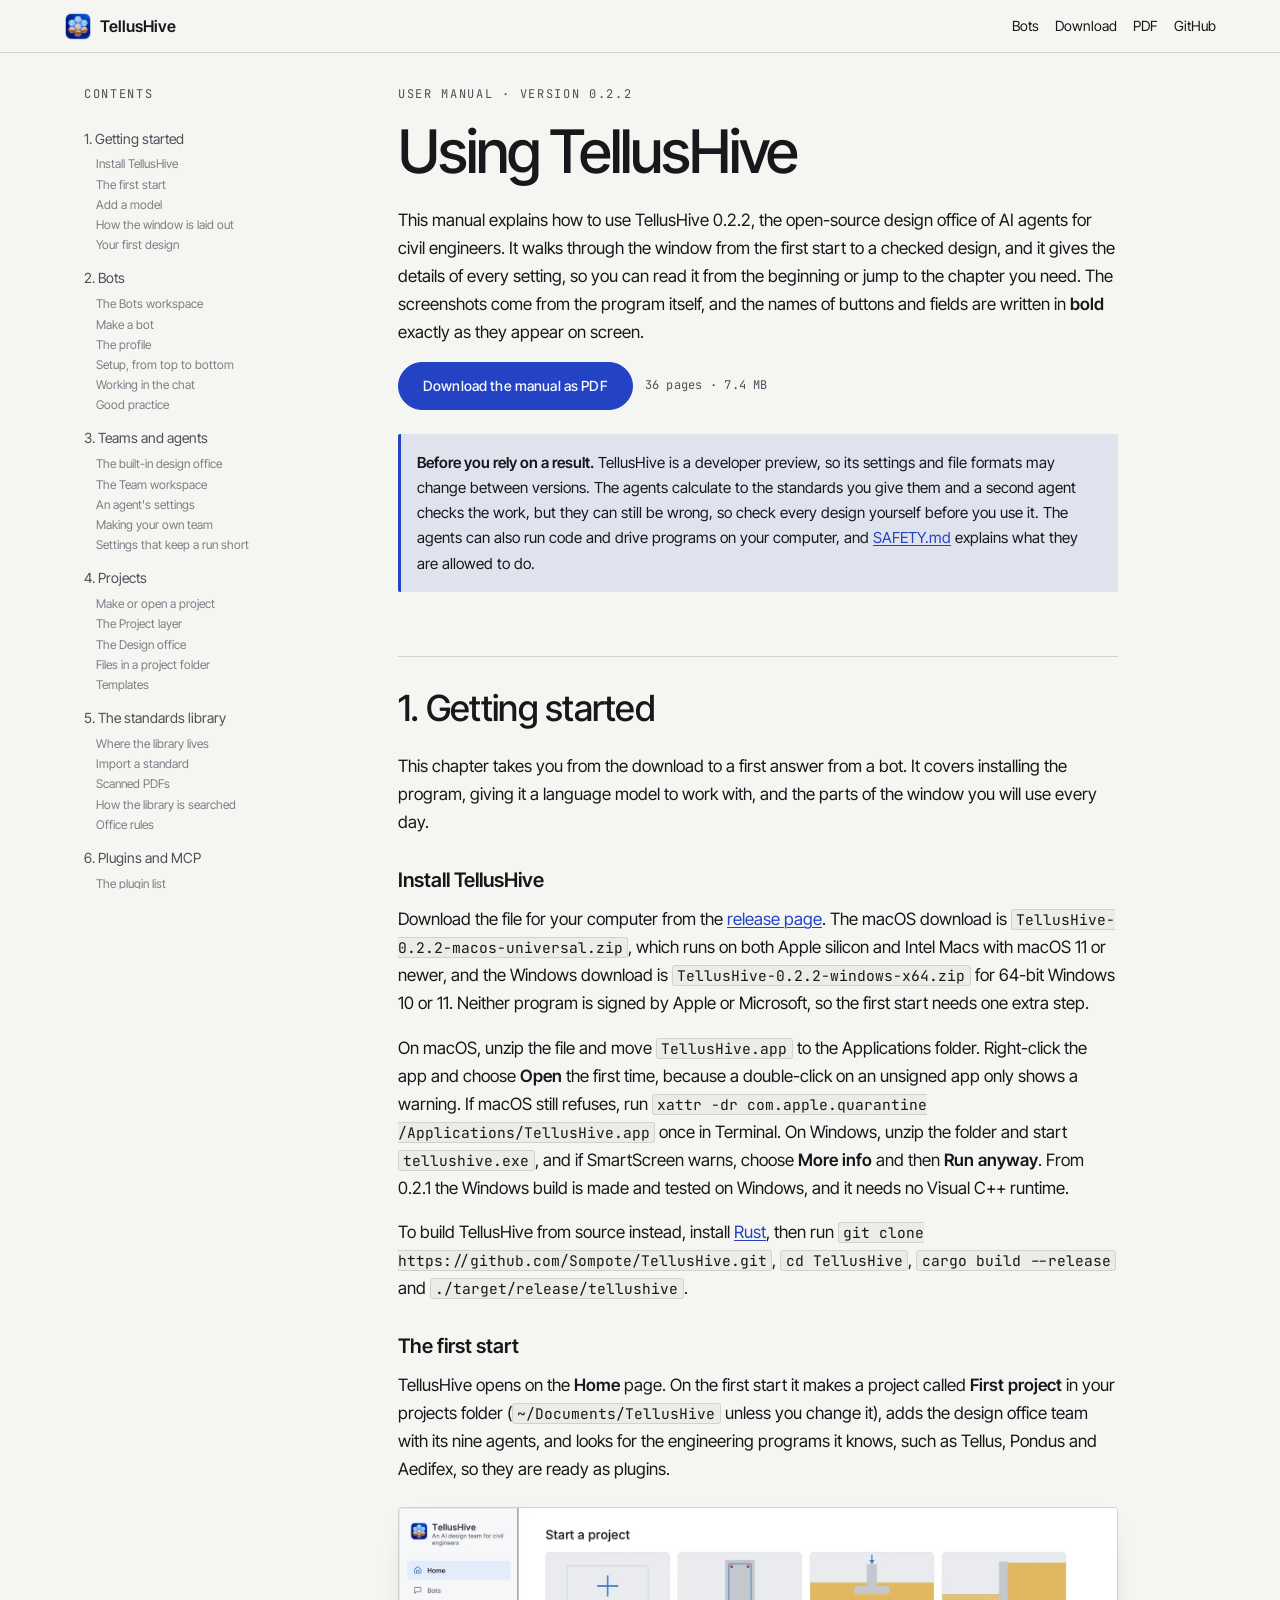
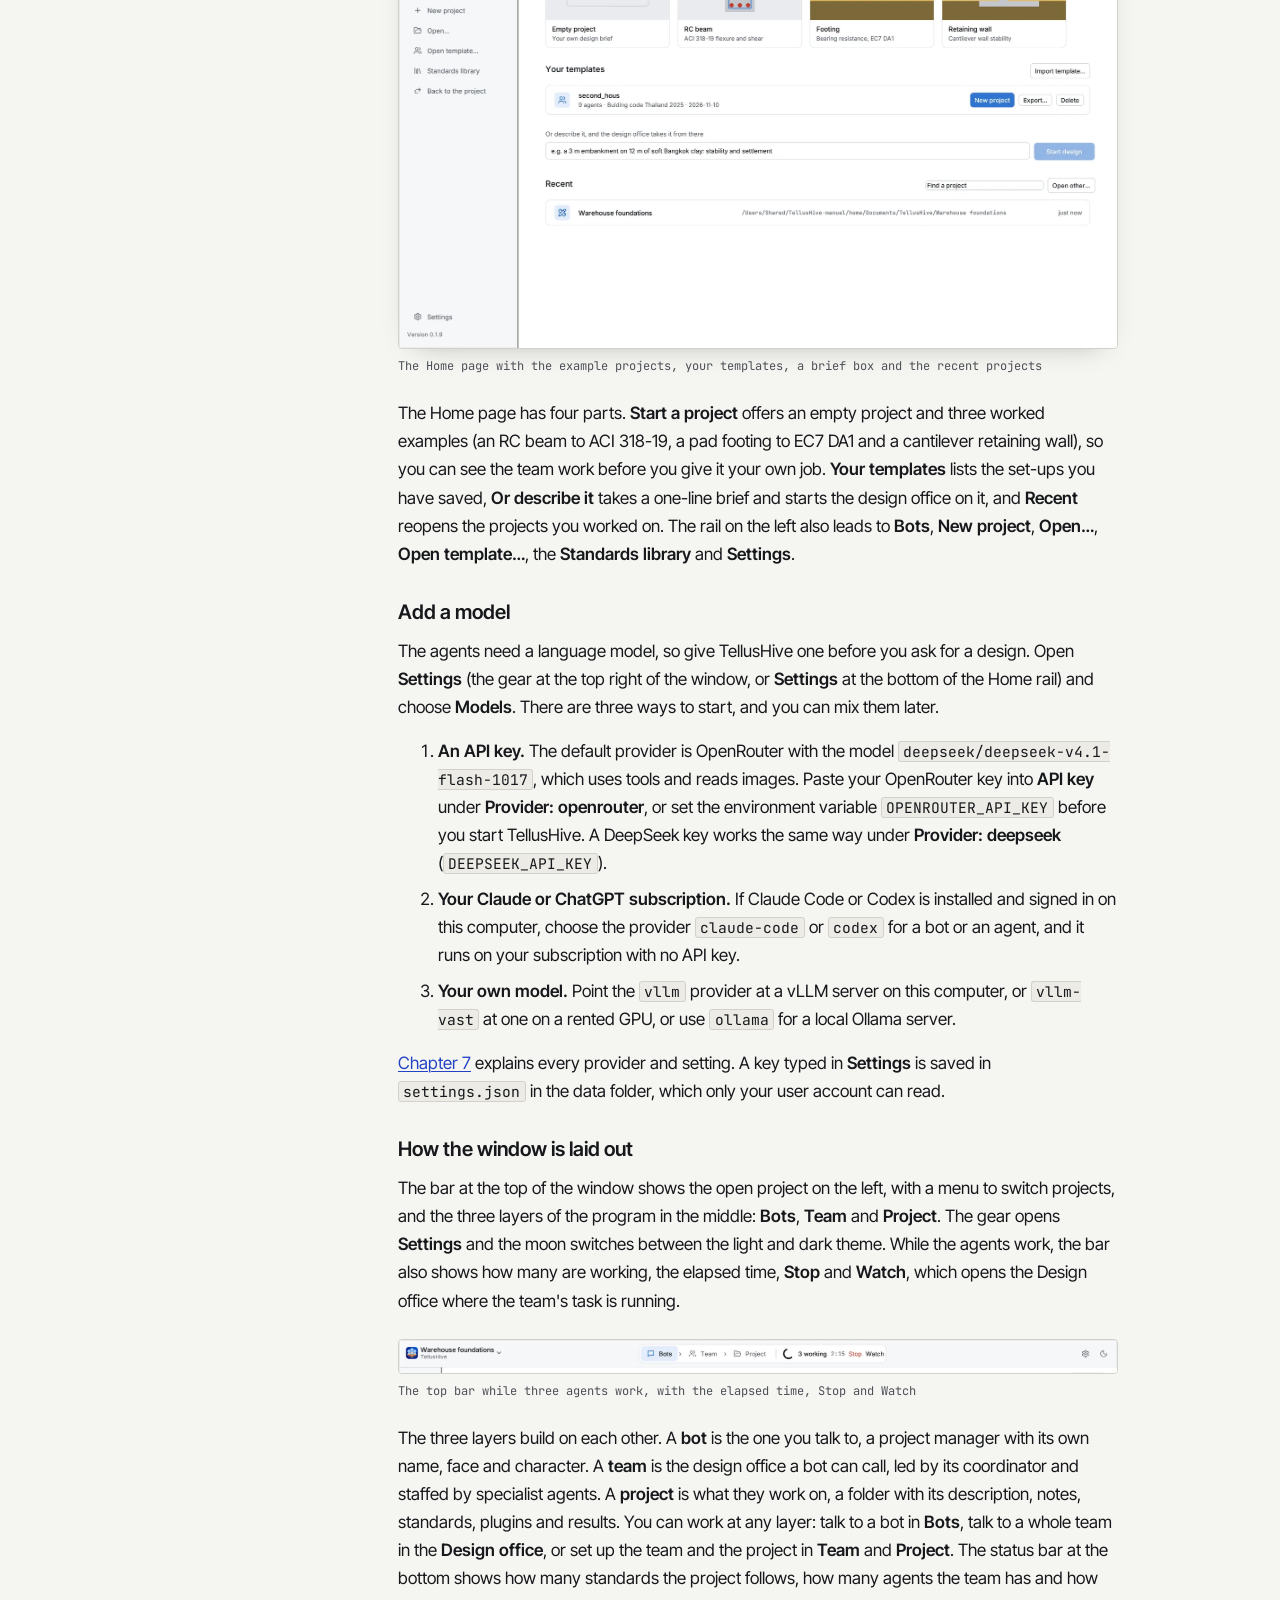
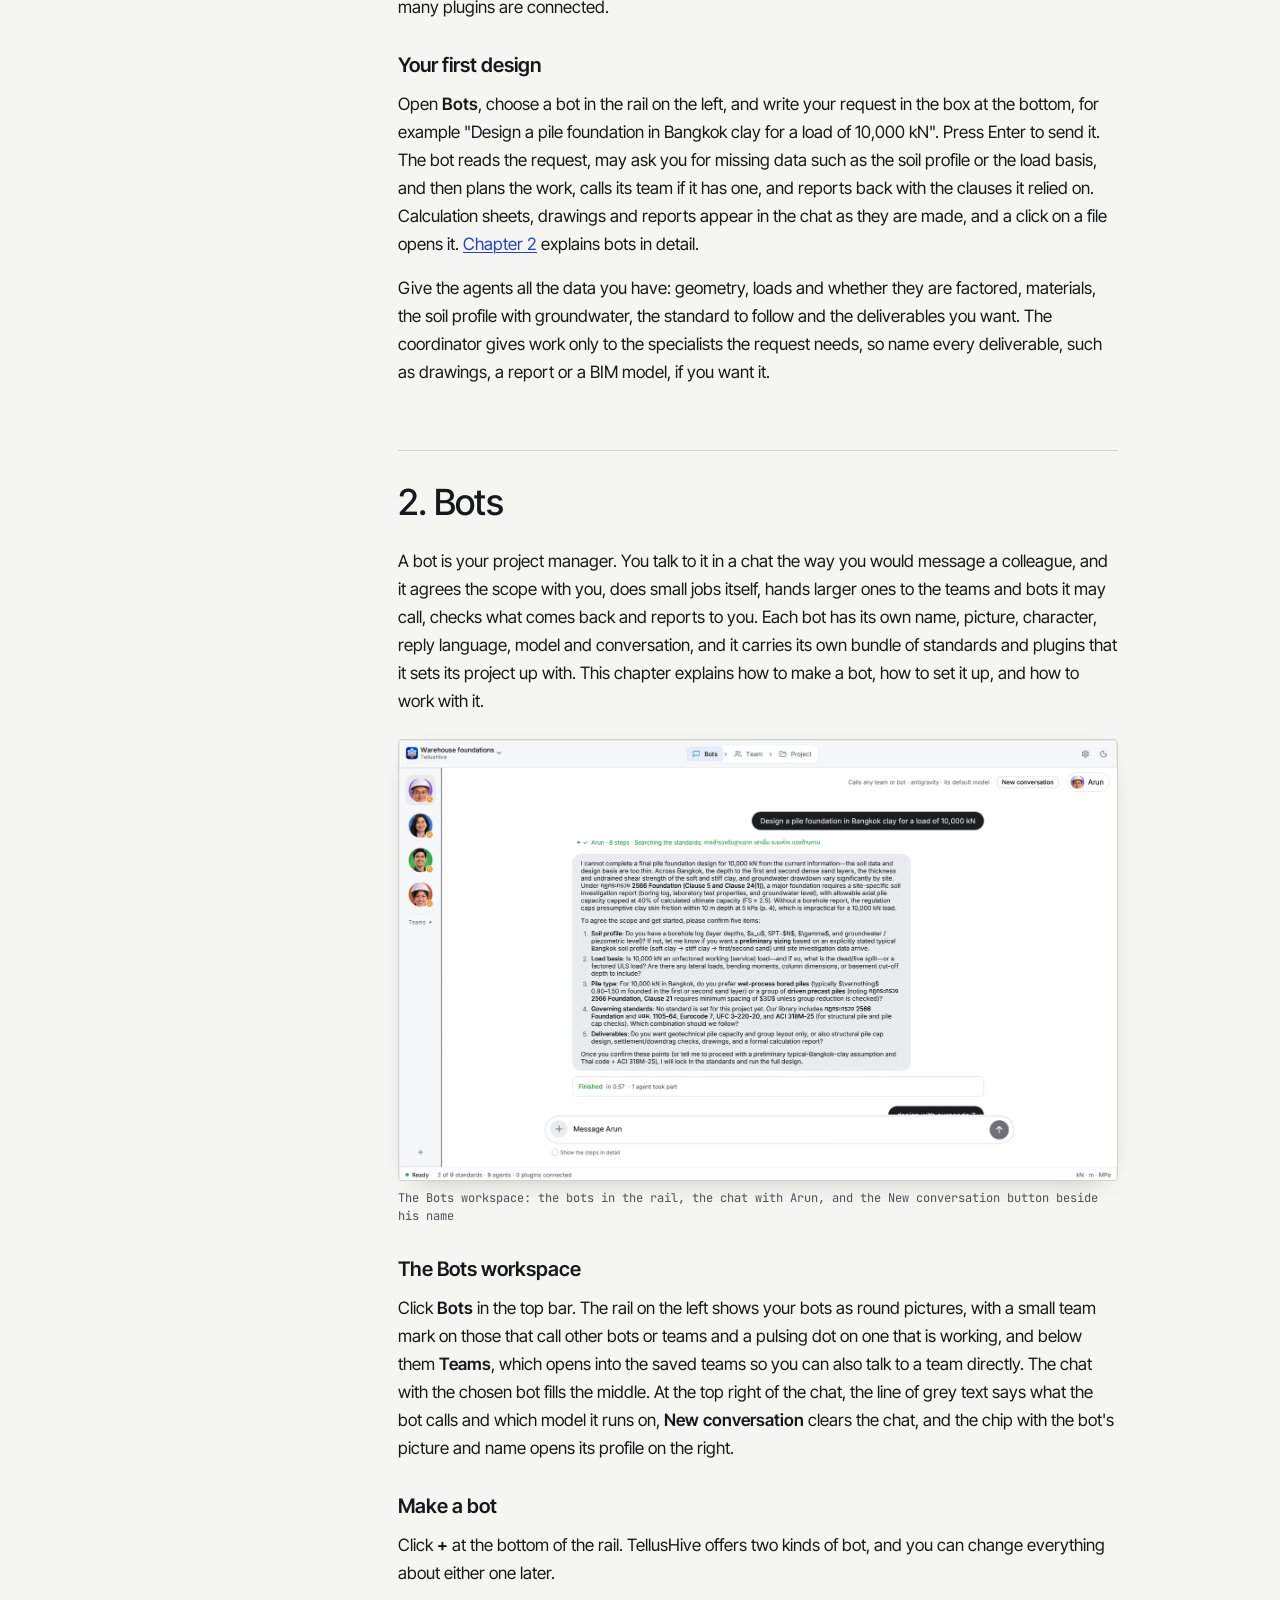
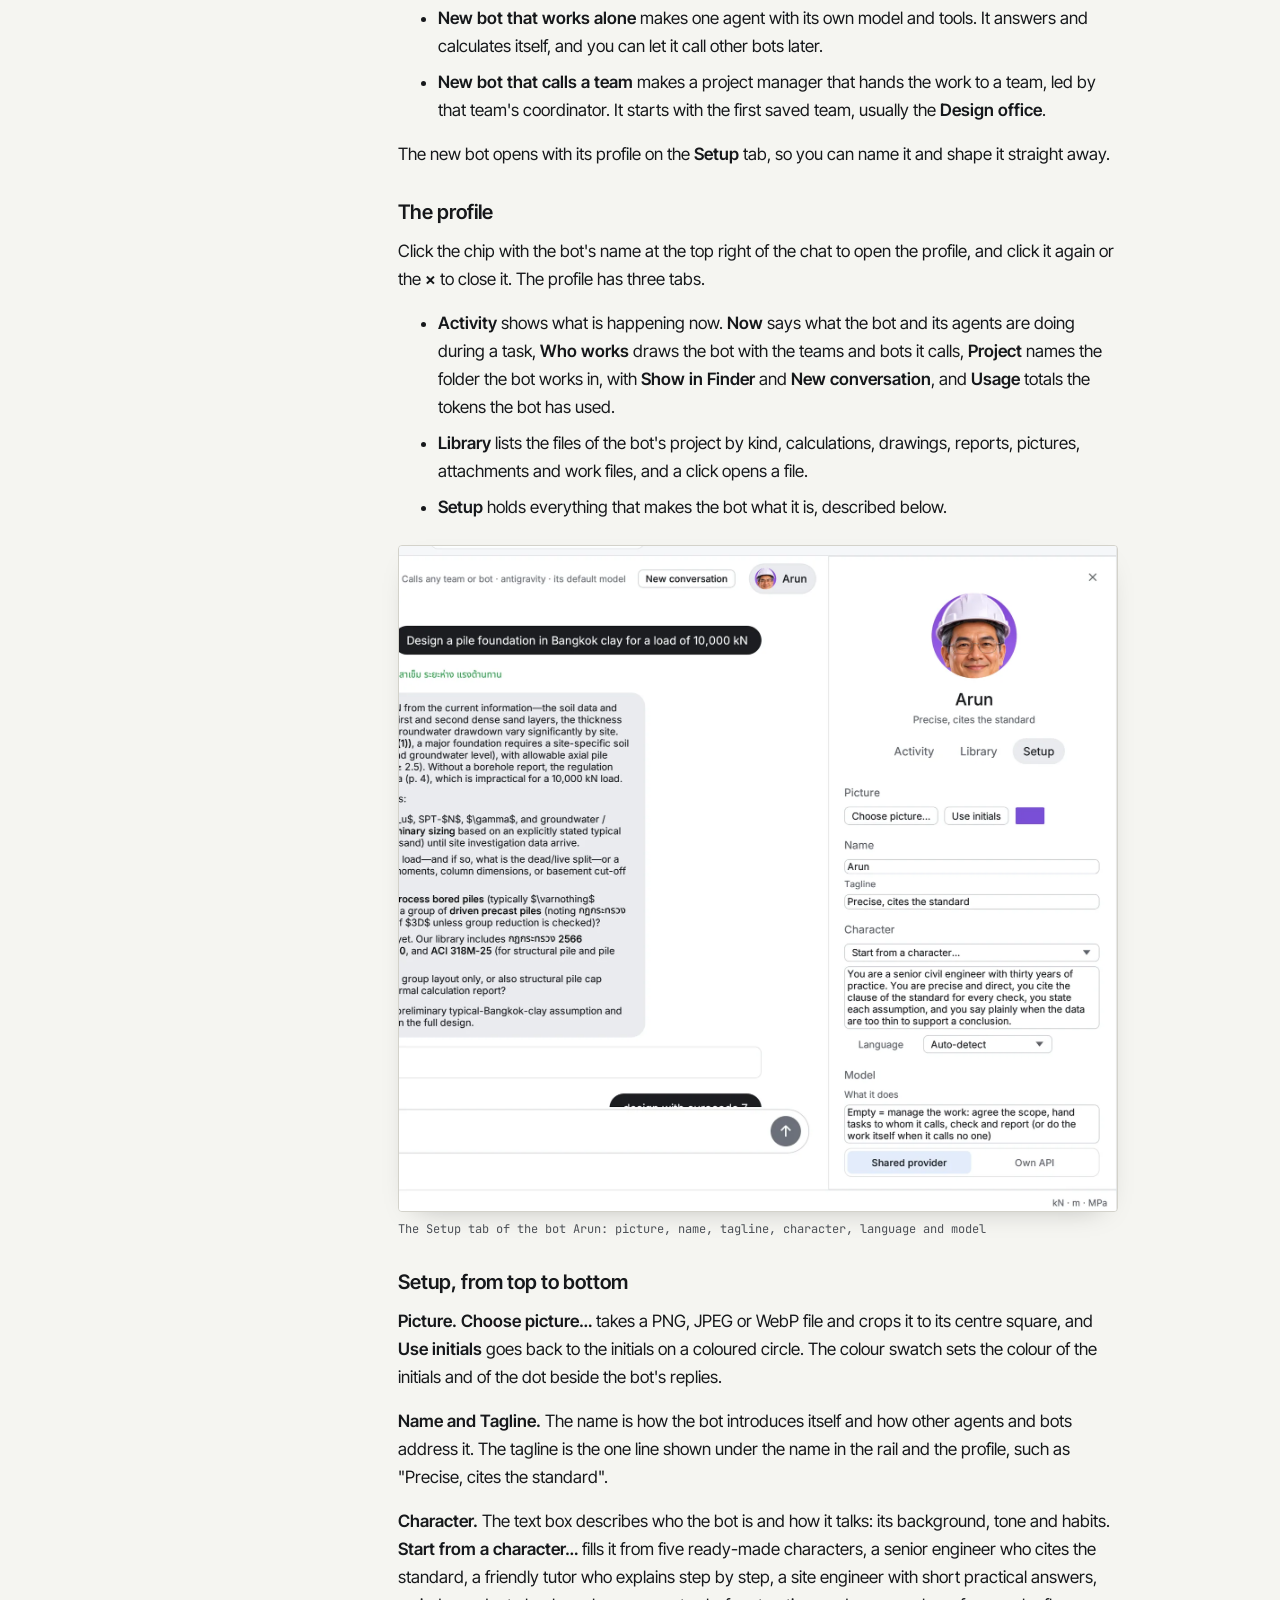
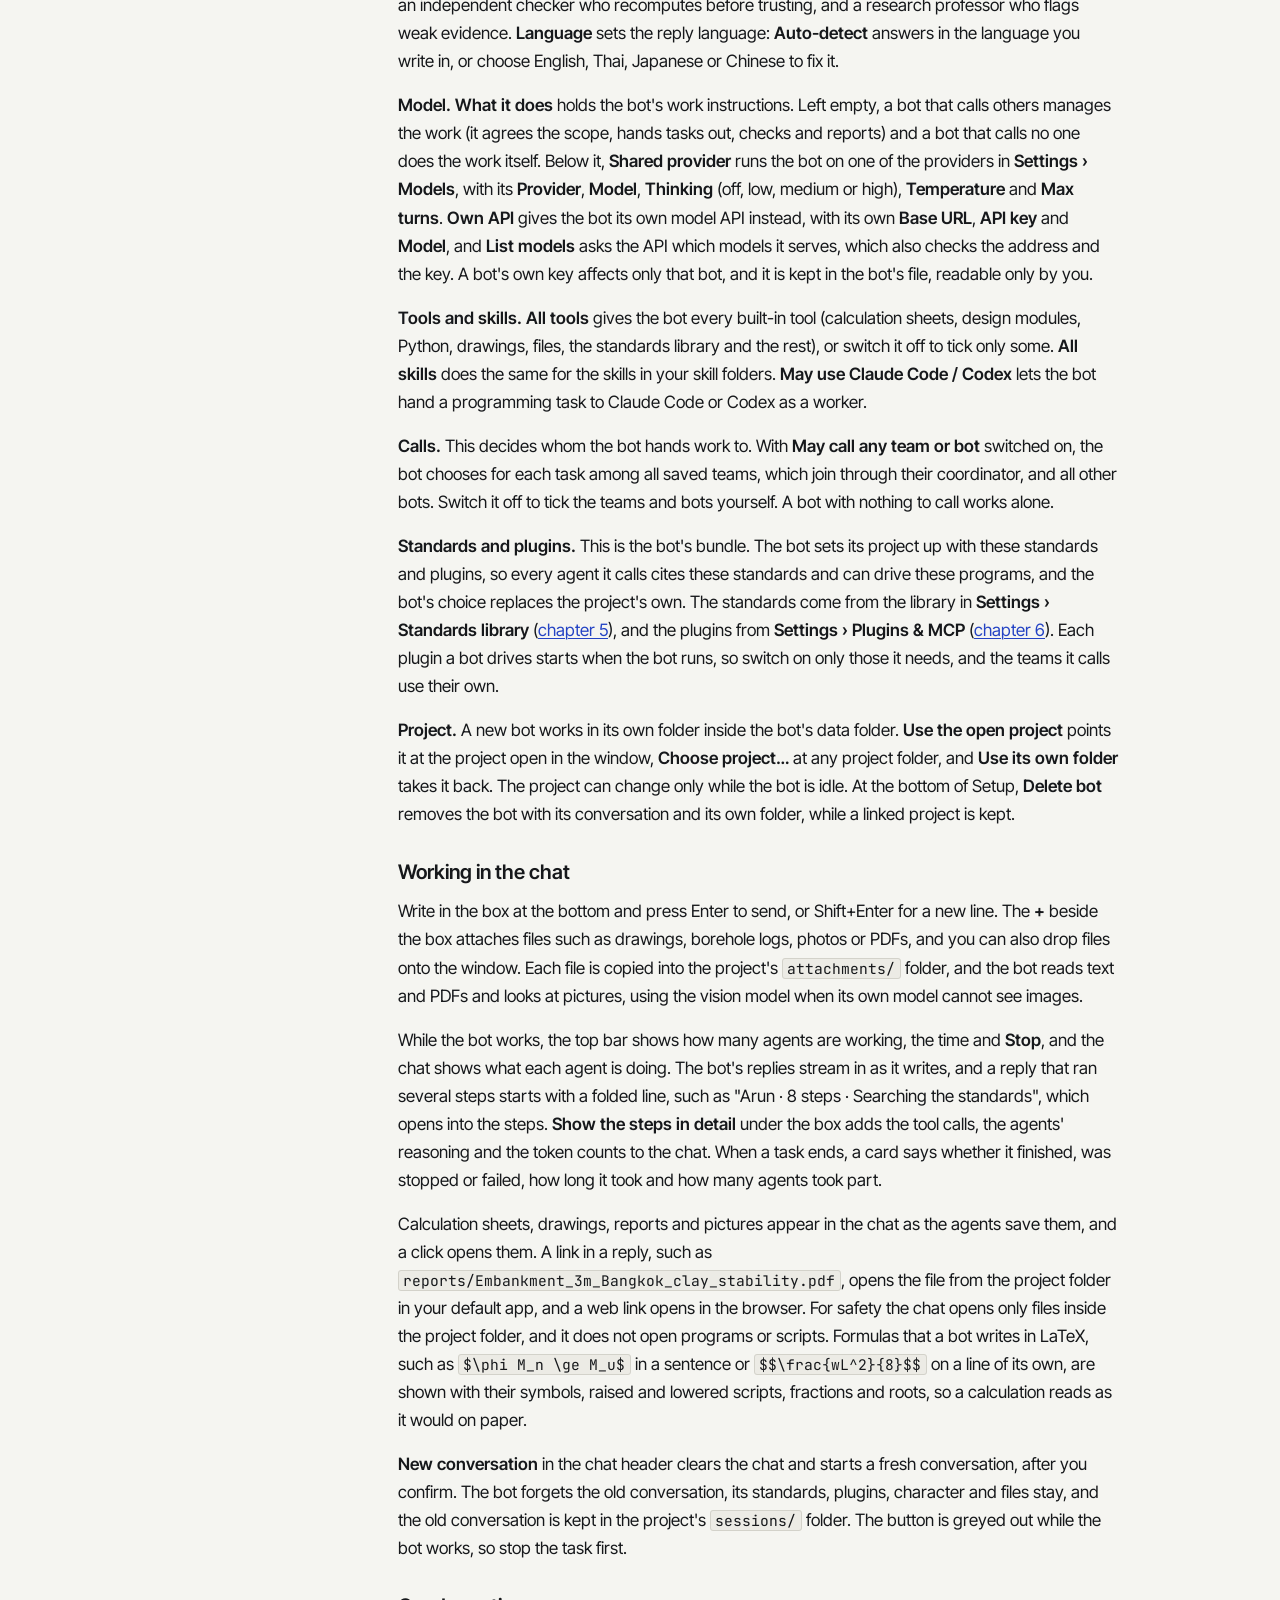
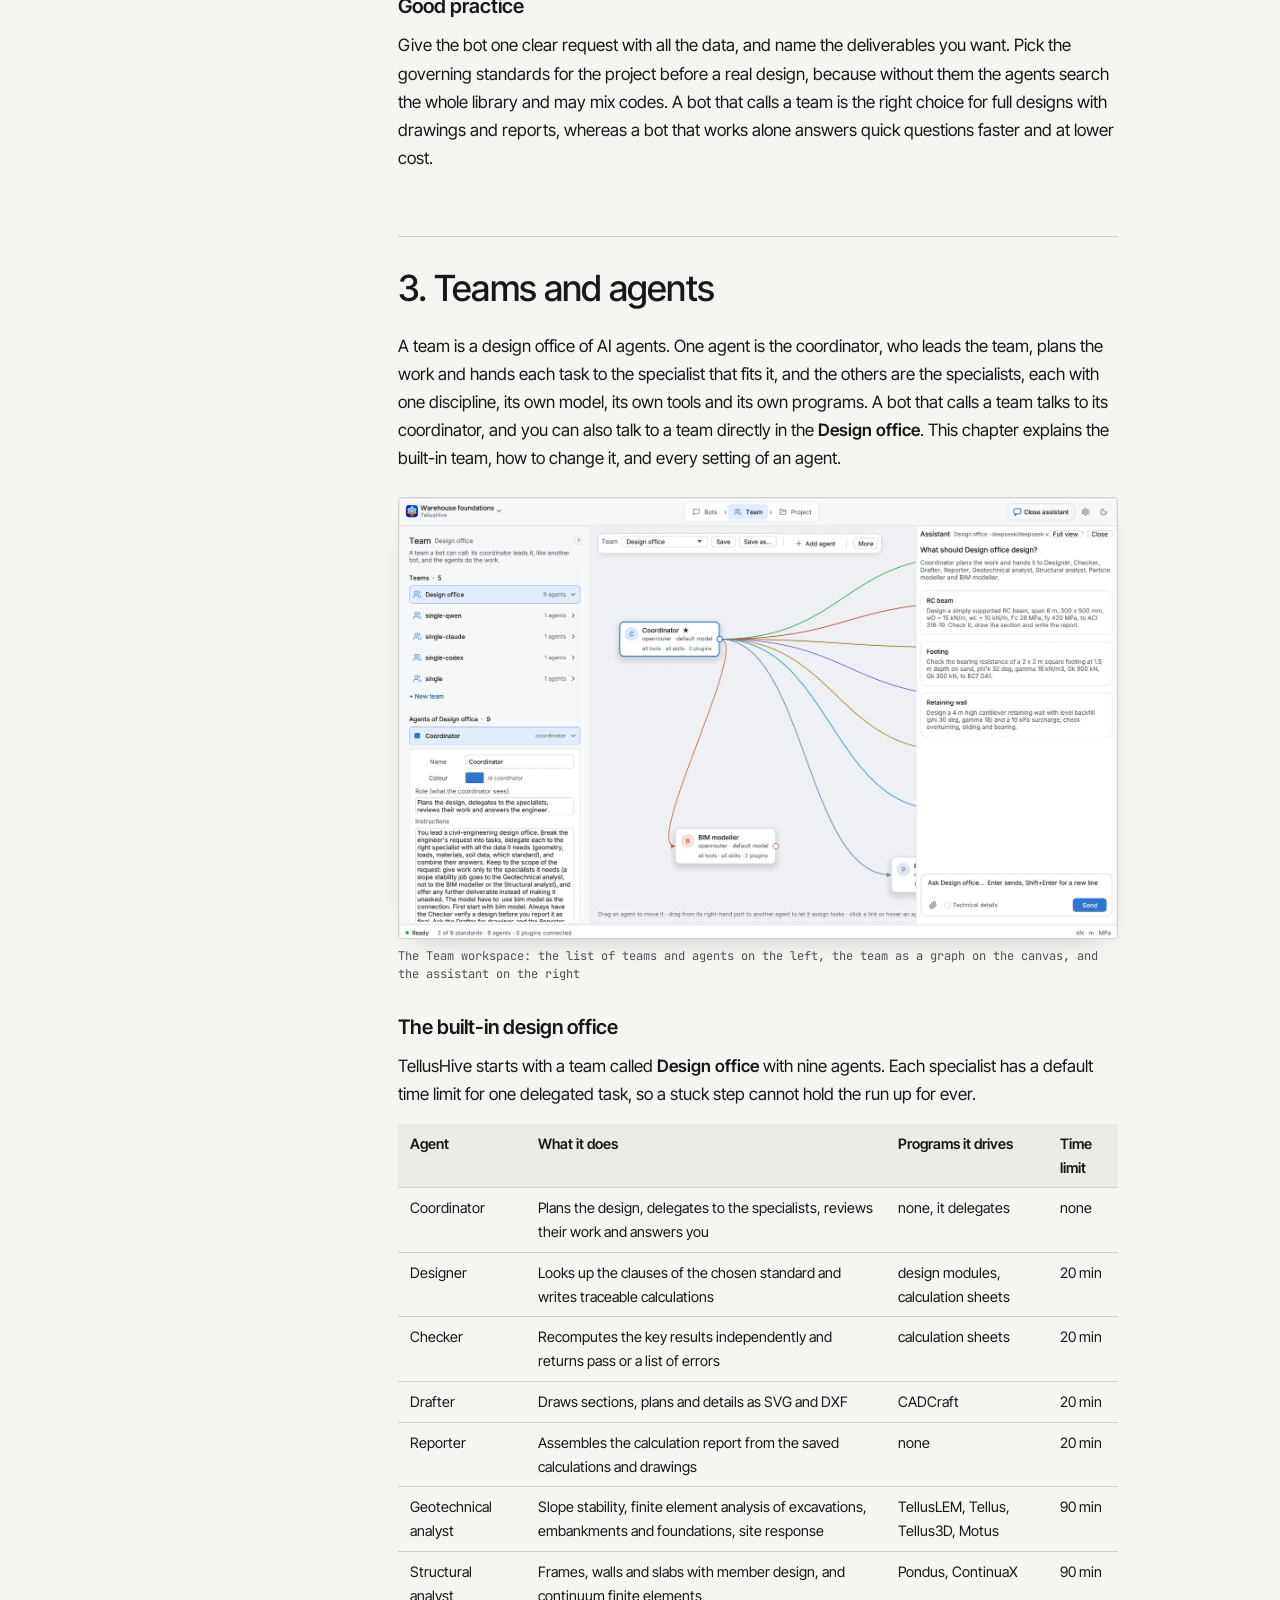
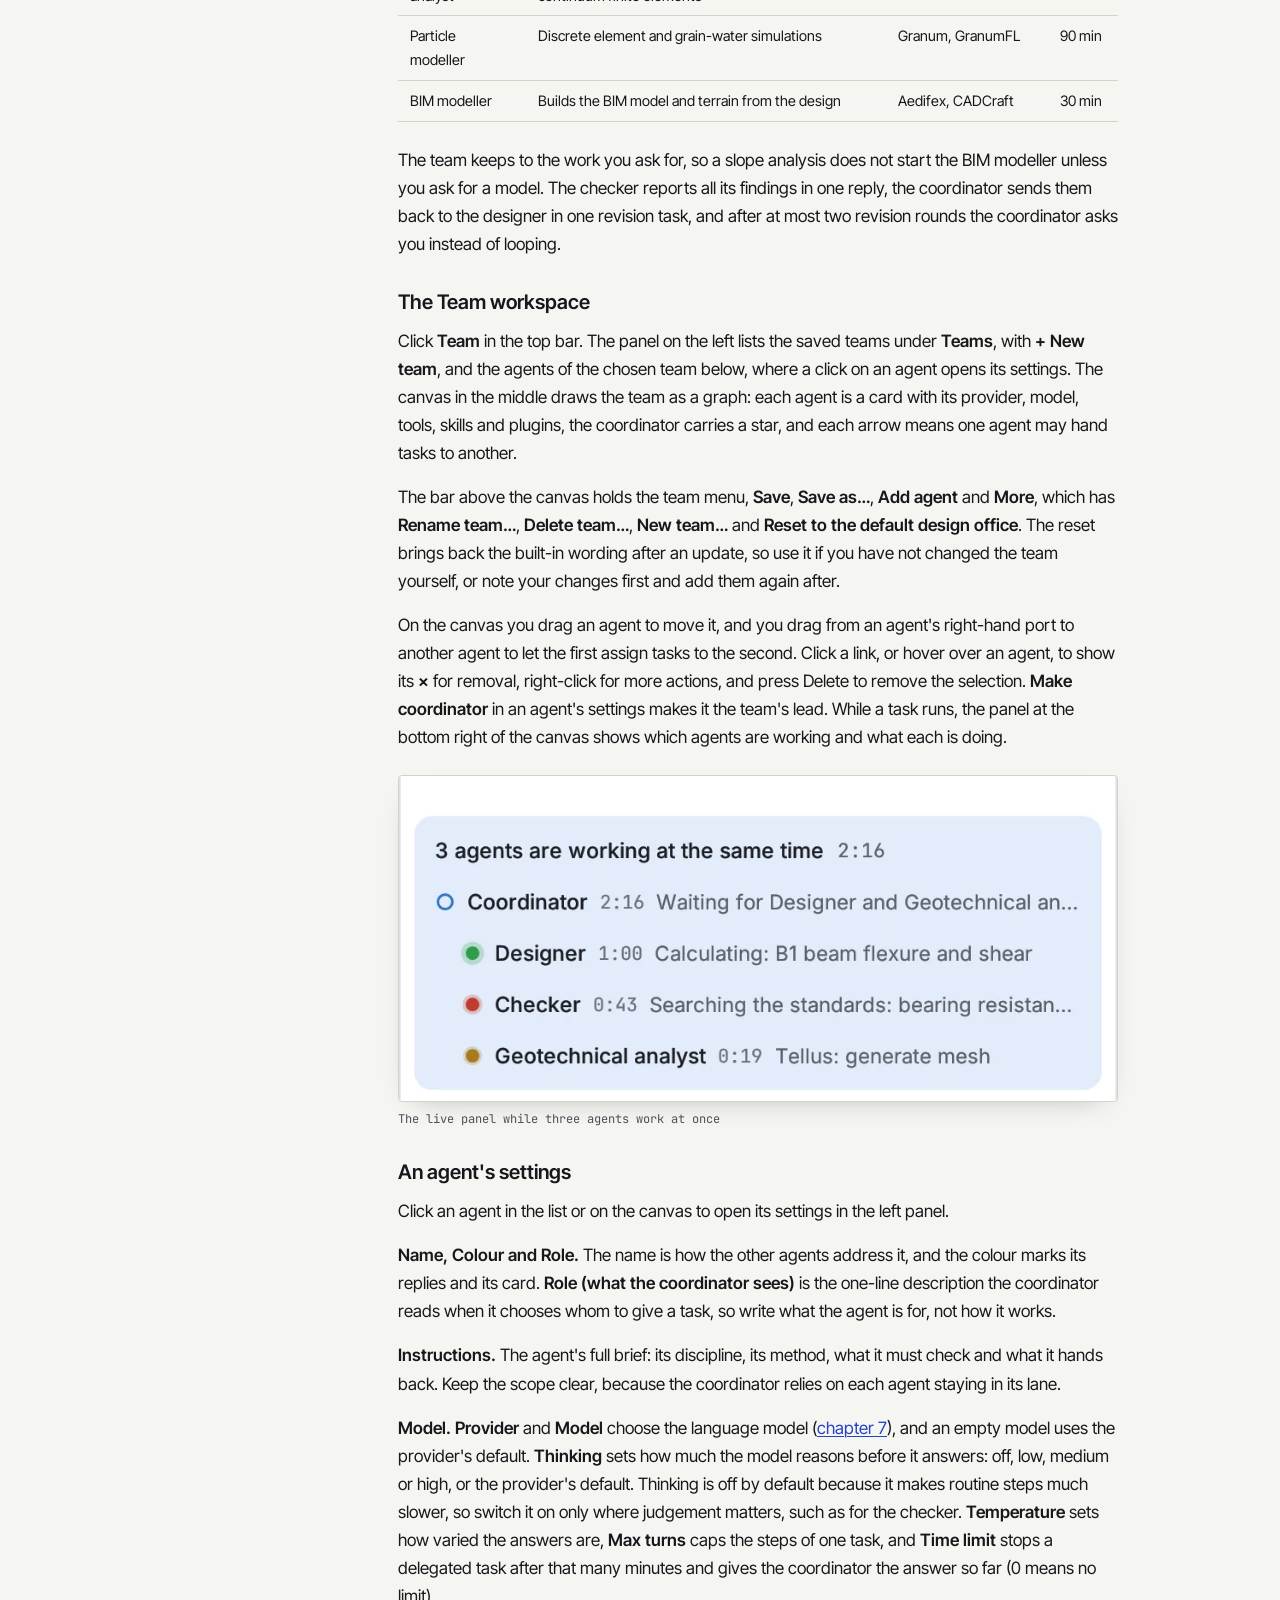
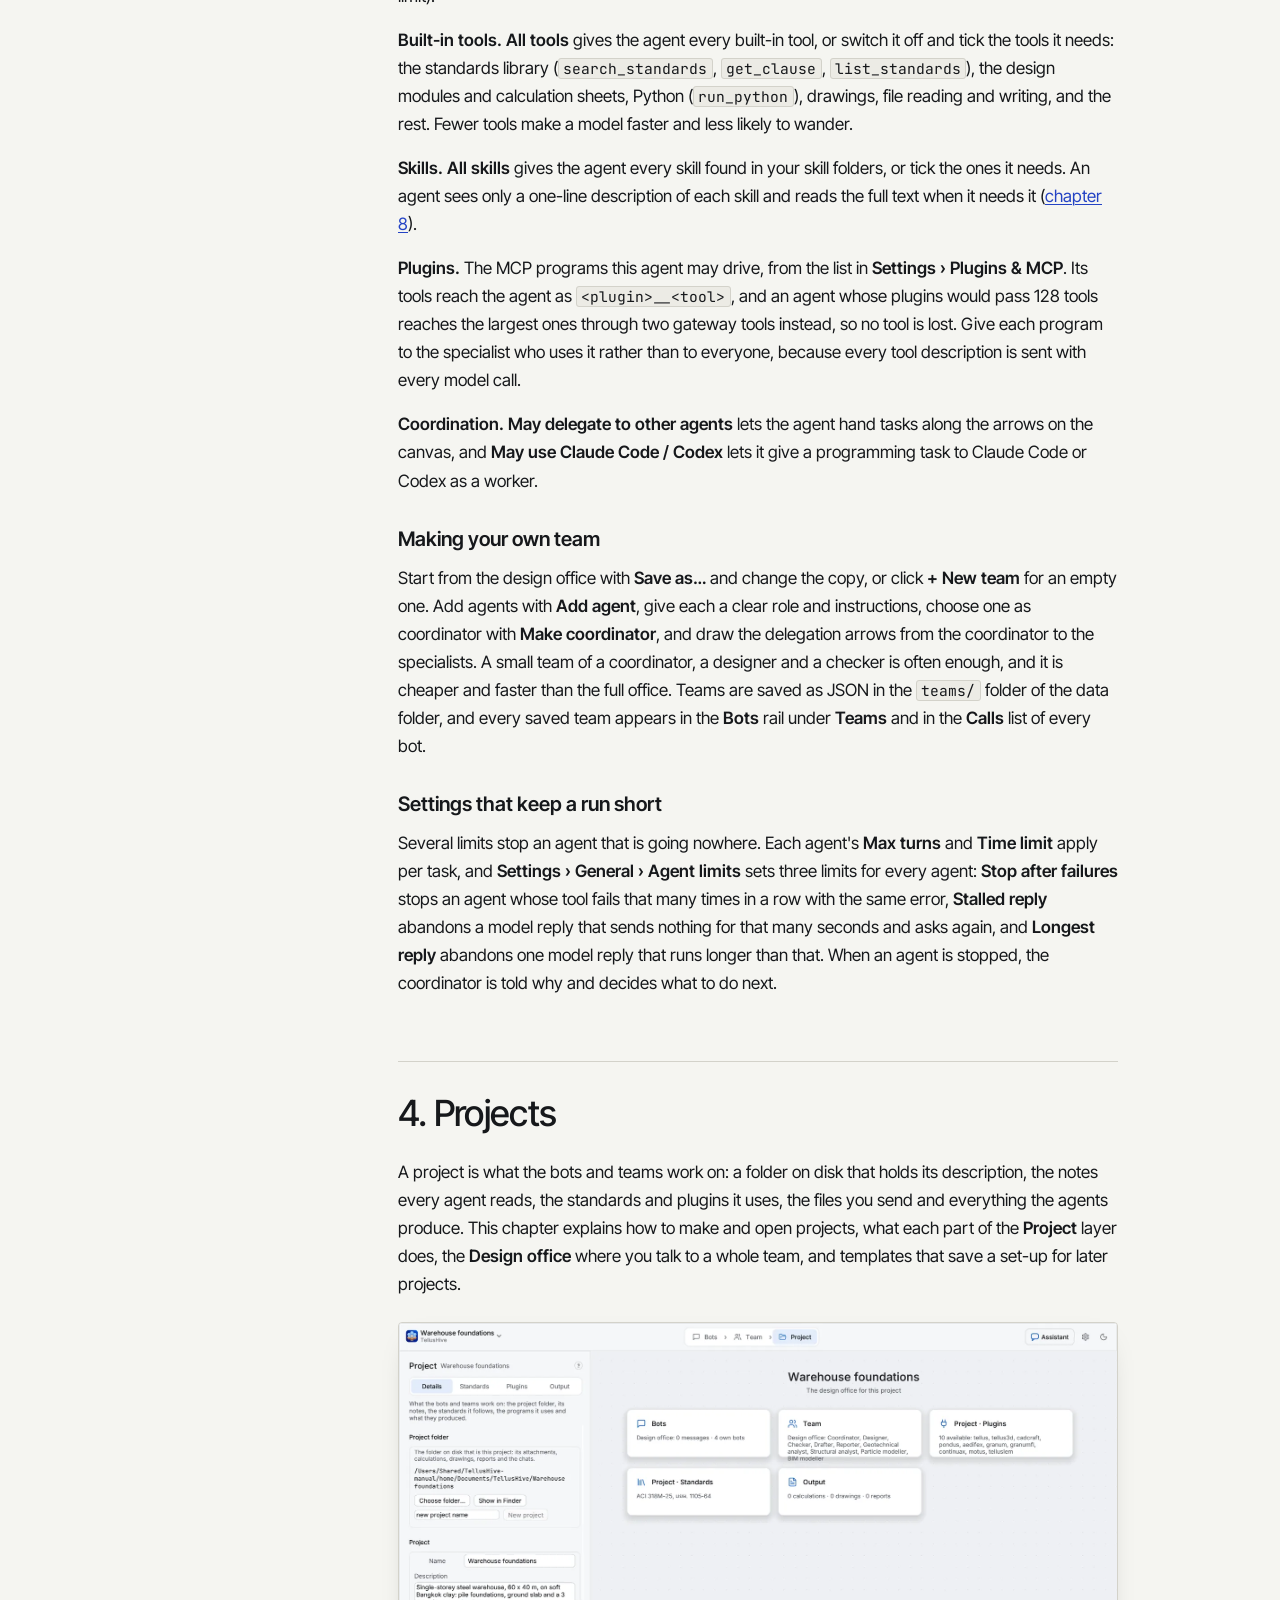
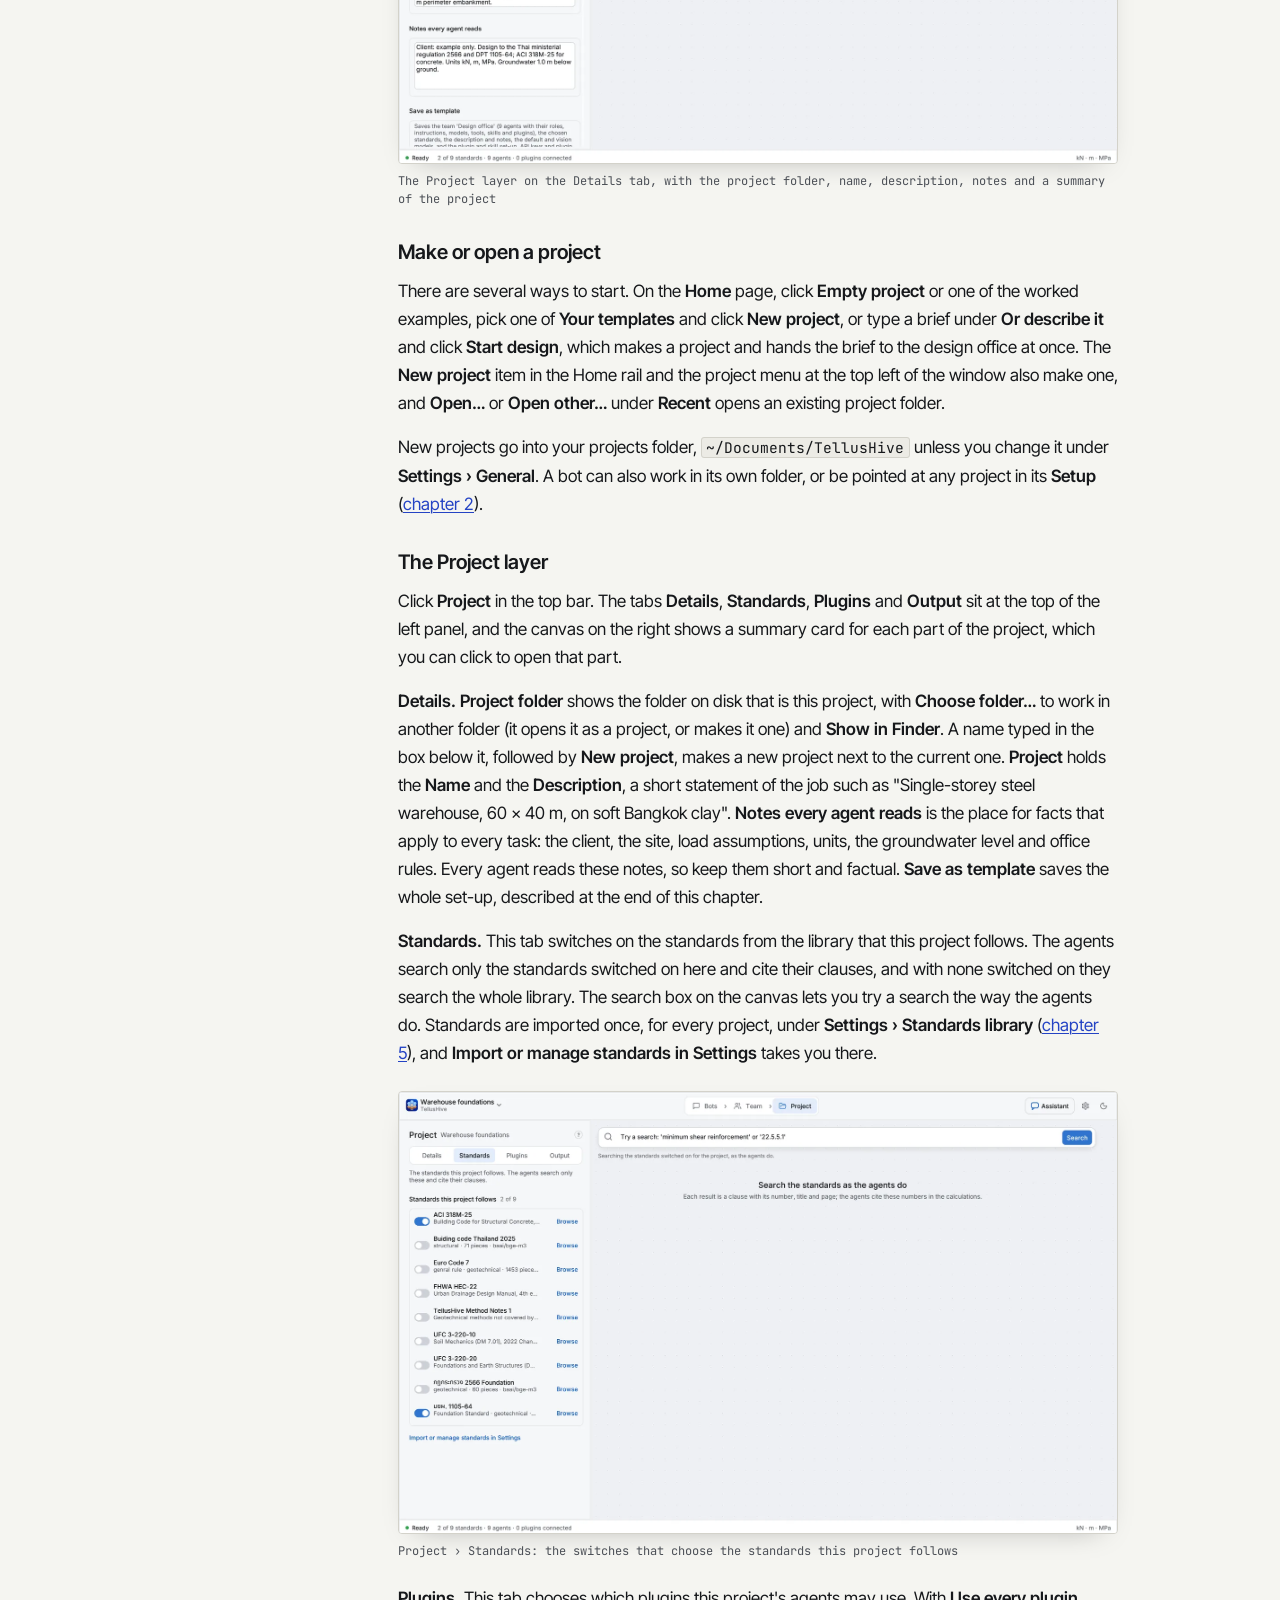
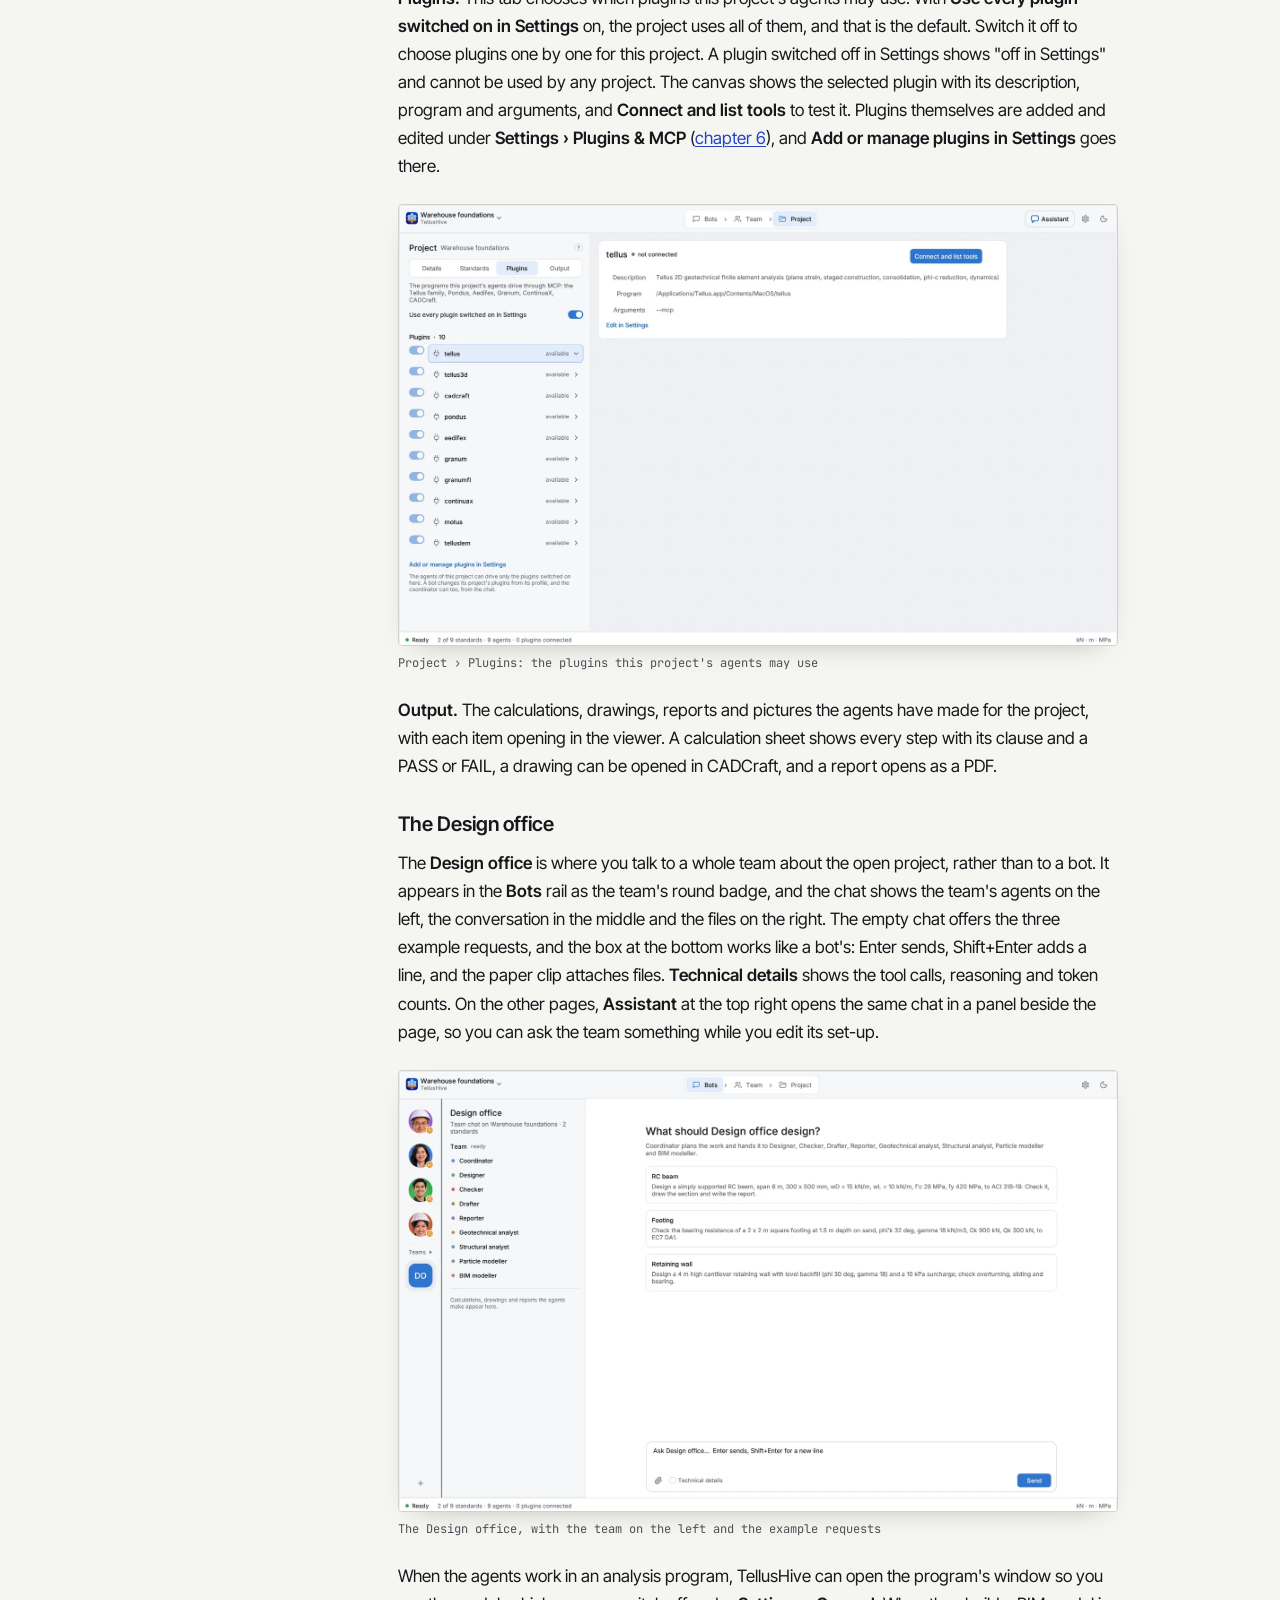
<file: web/manual/index.html>
<!doctype html>
<html lang="en">
<head>
  <meta charset="utf-8">
  <meta name="viewport" content="width=device-width, initial-scale=1">
  <title>User manual · TellusHive</title>
  <meta name="description" content="How to use TellusHive 0.2.2: bots, teams and agents, projects, the standards library, plugins and MCP, models and providers, and troubleshooting.">
  <link rel="icon" href="../assets/icon.png">
  <link rel="preconnect" href="https://fonts.googleapis.com">
  <link rel="preconnect" href="https://fonts.gstatic.com" crossorigin>
  <link href="https://fonts.googleapis.com/css2?family=Inter+Tight:wght@400;500;600&family=Instrument+Serif:ital@0;1&family=JetBrains+Mono:wght@400;500&family=Noto+Sans+Thai:wght@400;500&display=swap" rel="stylesheet">
  <link rel="stylesheet" href="../styles.css">
  <link rel="stylesheet" href="manual.css">
</head>
<body>
  <a class="skip" href="#main">Skip to content</a>
  <header class="bar" id="top">
    <a class="bar__brand link" href="../" aria-label="TellusHive home">
      <img src="../assets/icon.png" alt="" width="28" height="28">
      <span>TellusHive</span>
    </a>
    <nav class="bar__nav" aria-label="Site">
      <a class="link" href="../#bots">Bots</a>
      <a class="link" href="../#download">Download</a>
      <a class="link" href="TellusHive-manual-0.2.2.pdf">PDF</a>
      <a class="link" href="https://github.com/Sompote/TellusHive">GitHub</a>
    </nav>
  </header>
  <div class="man">
    <aside class="man__toc" aria-label="Contents">
      <p class="eyebrow mono">Contents</p>
      <ol><li><a href="#1-getting-started">1. Getting started</a><ol><li><a href="#1-getting-started--install-tellushive">Install TellusHive</a></li><li><a href="#1-getting-started--the-first-start">The first start</a></li><li><a href="#1-getting-started--add-a-model">Add a model</a></li><li><a href="#1-getting-started--how-the-window-is-laid-out">How the window is laid out</a></li><li><a href="#1-getting-started--your-first-design">Your first design</a></li></ol></li><li><a href="#2-bots">2. Bots</a><ol><li><a href="#2-bots--the-bots-workspace">The Bots workspace</a></li><li><a href="#2-bots--make-a-bot">Make a bot</a></li><li><a href="#2-bots--the-profile">The profile</a></li><li><a href="#2-bots--setup-from-top-to-bottom">Setup, from top to bottom</a></li><li><a href="#2-bots--working-in-the-chat">Working in the chat</a></li><li><a href="#2-bots--good-practice">Good practice</a></li></ol></li><li><a href="#3-teams-and-agents">3. Teams and agents</a><ol><li><a href="#3-teams-and-agents--the-built-in-design-office">The built-in design office</a></li><li><a href="#3-teams-and-agents--the-team-workspace">The Team workspace</a></li><li><a href="#3-teams-and-agents--an-agent-s-settings">An agent&#x27;s settings</a></li><li><a href="#3-teams-and-agents--making-your-own-team">Making your own team</a></li><li><a href="#3-teams-and-agents--settings-that-keep-a-run-short">Settings that keep a run short</a></li></ol></li><li><a href="#4-projects">4. Projects</a><ol><li><a href="#4-projects--make-or-open-a-project">Make or open a project</a></li><li><a href="#4-projects--the-project-layer">The Project layer</a></li><li><a href="#4-projects--the-design-office">The Design office</a></li><li><a href="#4-projects--files-in-a-project-folder">Files in a project folder</a></li><li><a href="#4-projects--templates">Templates</a></li></ol></li><li><a href="#5-the-standards-library">5. The standards library</a><ol><li><a href="#5-the-standards-library--where-the-library-lives">Where the library lives</a></li><li><a href="#5-the-standards-library--import-a-standard">Import a standard</a></li><li><a href="#5-the-standards-library--scanned-pdfs">Scanned PDFs</a></li><li><a href="#5-the-standards-library--how-the-library-is-searched">How the library is searched</a></li><li><a href="#5-the-standards-library--office-rules">Office rules</a></li></ol></li><li><a href="#6-plugins-and-mcp">6. Plugins and MCP</a><ol><li><a href="#6-plugins-and-mcp--the-plugin-list">The plugin list</a></li><li><a href="#6-plugins-and-mcp--add-a-plugin">Add a plugin</a></li><li><a href="#6-plugins-and-mcp--test-inspect-and-remove-a-plugin">Test, inspect and remove a plugin</a></li><li><a href="#6-plugins-and-mcp--who-may-use-a-plugin">Who may use a plugin</a></li><li><a href="#6-plugins-and-mcp--let-other-agents-talk-to-your-bots">Let other agents talk to your bots</a></li></ol></li><li><a href="#7-models-and-providers">7. Models and providers</a><ol><li><a href="#7-models-and-providers--the-models-page">The Models page</a></li><li><a href="#7-models-and-providers--the-providers">The providers</a></li><li><a href="#7-models-and-providers--claude-code-codex-and-antigravity-as-a-model">Claude Code, Codex and Antigravity as a model</a></li><li><a href="#7-models-and-providers--your-own-model-on-vllm">Your own model on vLLM</a></li><li><a href="#7-models-and-providers--thinking">Thinking</a></li><li><a href="#7-models-and-providers--a-bot-s-own-api">A bot&#x27;s own API</a></li><li><a href="#7-models-and-providers--token-use">Token use</a></li></ol></li><li><a href="#8-skills-and-general-settings">8. Skills and general settings</a><ol><li><a href="#8-skills-and-general-settings--skills">Skills</a></li><li><a href="#8-skills-and-general-settings--general">General</a></li></ol></li><li><a href="#9-the-cloud-server-and-the-iphone-app">9. The cloud server and the iPhone app</a><ol><li><a href="#9-the-cloud-server-and-the-iphone-app--the-server">The server</a></li><li><a href="#9-the-cloud-server-and-the-iphone-app--a-safe-address">A safe address</a></li><li><a href="#9-the-cloud-server-and-the-iphone-app--the-iphone-app">The iPhone app</a></li></ol></li><li><a href="#10-command-line-data-and-troubleshooting">10. Command line, data and troubleshooting</a><ol><li><a href="#10-command-line-data-and-troubleshooting--commands">Commands</a></li><li><a href="#10-command-line-data-and-troubleshooting--where-tellushive-keeps-its-files">Where TellusHive keeps its files</a></li><li><a href="#10-command-line-data-and-troubleshooting--troubleshooting">Troubleshooting</a></li></ol></li></ol>
    </aside>
    <main id="main" class="man__body">
      <p class="eyebrow mono">User manual &middot; Version 0.2.2</p>
      <h1 class="man__title">Using TellusHive</h1>
      <p>This manual explains how to use TellusHive 0.2.2, the open-source design office of AI agents for civil engineers. It walks through the window from the first start to a checked design, and it gives the details of every setting, so you can read it from the beginning or jump to the chapter you need. The screenshots come from the program itself, and the names of buttons and fields are written in <strong>bold</strong> exactly as they appear on screen.</p>
      <p class="man__pdf"><a class="btn btn--primary" href="TellusHive-manual-0.2.2.pdf" download>Download the manual as PDF</a> <span class="muted mono">36 pages &middot; 7.4 MB</span></p>
      <details class="man__mtoc"><summary>Contents</summary><ol><li><a href="#1-getting-started">1. Getting started</a><ol><li><a href="#1-getting-started--install-tellushive">Install TellusHive</a></li><li><a href="#1-getting-started--the-first-start">The first start</a></li><li><a href="#1-getting-started--add-a-model">Add a model</a></li><li><a href="#1-getting-started--how-the-window-is-laid-out">How the window is laid out</a></li><li><a href="#1-getting-started--your-first-design">Your first design</a></li></ol></li><li><a href="#2-bots">2. Bots</a><ol><li><a href="#2-bots--the-bots-workspace">The Bots workspace</a></li><li><a href="#2-bots--make-a-bot">Make a bot</a></li><li><a href="#2-bots--the-profile">The profile</a></li><li><a href="#2-bots--setup-from-top-to-bottom">Setup, from top to bottom</a></li><li><a href="#2-bots--working-in-the-chat">Working in the chat</a></li><li><a href="#2-bots--good-practice">Good practice</a></li></ol></li><li><a href="#3-teams-and-agents">3. Teams and agents</a><ol><li><a href="#3-teams-and-agents--the-built-in-design-office">The built-in design office</a></li><li><a href="#3-teams-and-agents--the-team-workspace">The Team workspace</a></li><li><a href="#3-teams-and-agents--an-agent-s-settings">An agent&#x27;s settings</a></li><li><a href="#3-teams-and-agents--making-your-own-team">Making your own team</a></li><li><a href="#3-teams-and-agents--settings-that-keep-a-run-short">Settings that keep a run short</a></li></ol></li><li><a href="#4-projects">4. Projects</a><ol><li><a href="#4-projects--make-or-open-a-project">Make or open a project</a></li><li><a href="#4-projects--the-project-layer">The Project layer</a></li><li><a href="#4-projects--the-design-office">The Design office</a></li><li><a href="#4-projects--files-in-a-project-folder">Files in a project folder</a></li><li><a href="#4-projects--templates">Templates</a></li></ol></li><li><a href="#5-the-standards-library">5. The standards library</a><ol><li><a href="#5-the-standards-library--where-the-library-lives">Where the library lives</a></li><li><a href="#5-the-standards-library--import-a-standard">Import a standard</a></li><li><a href="#5-the-standards-library--scanned-pdfs">Scanned PDFs</a></li><li><a href="#5-the-standards-library--how-the-library-is-searched">How the library is searched</a></li><li><a href="#5-the-standards-library--office-rules">Office rules</a></li></ol></li><li><a href="#6-plugins-and-mcp">6. Plugins and MCP</a><ol><li><a href="#6-plugins-and-mcp--the-plugin-list">The plugin list</a></li><li><a href="#6-plugins-and-mcp--add-a-plugin">Add a plugin</a></li><li><a href="#6-plugins-and-mcp--test-inspect-and-remove-a-plugin">Test, inspect and remove a plugin</a></li><li><a href="#6-plugins-and-mcp--who-may-use-a-plugin">Who may use a plugin</a></li><li><a href="#6-plugins-and-mcp--let-other-agents-talk-to-your-bots">Let other agents talk to your bots</a></li></ol></li><li><a href="#7-models-and-providers">7. Models and providers</a><ol><li><a href="#7-models-and-providers--the-models-page">The Models page</a></li><li><a href="#7-models-and-providers--the-providers">The providers</a></li><li><a href="#7-models-and-providers--claude-code-codex-and-antigravity-as-a-model">Claude Code, Codex and Antigravity as a model</a></li><li><a href="#7-models-and-providers--your-own-model-on-vllm">Your own model on vLLM</a></li><li><a href="#7-models-and-providers--thinking">Thinking</a></li><li><a href="#7-models-and-providers--a-bot-s-own-api">A bot&#x27;s own API</a></li><li><a href="#7-models-and-providers--token-use">Token use</a></li></ol></li><li><a href="#8-skills-and-general-settings">8. Skills and general settings</a><ol><li><a href="#8-skills-and-general-settings--skills">Skills</a></li><li><a href="#8-skills-and-general-settings--general">General</a></li></ol></li><li><a href="#9-the-cloud-server-and-the-iphone-app">9. The cloud server and the iPhone app</a><ol><li><a href="#9-the-cloud-server-and-the-iphone-app--the-server">The server</a></li><li><a href="#9-the-cloud-server-and-the-iphone-app--a-safe-address">A safe address</a></li><li><a href="#9-the-cloud-server-and-the-iphone-app--the-iphone-app">The iPhone app</a></li></ol></li><li><a href="#10-command-line-data-and-troubleshooting">10. Command line, data and troubleshooting</a><ol><li><a href="#10-command-line-data-and-troubleshooting--commands">Commands</a></li><li><a href="#10-command-line-data-and-troubleshooting--where-tellushive-keeps-its-files">Where TellusHive keeps its files</a></li><li><a href="#10-command-line-data-and-troubleshooting--troubleshooting">Troubleshooting</a></li></ol></li></ol></details>
      <div class="man__note"><strong>Before you rely on a result.</strong> TellusHive is a developer preview, so its settings and file formats may change between versions. The agents calculate to the standards you give them and a second agent checks the work, but they can still be wrong, so check every design yourself before you use it. The agents can also run code and drive programs on your computer, and <a href="https://github.com/Sompote/TellusHive/blob/main/SAFETY.md">SAFETY.md</a> explains what they are allowed to do.</div>
      <section class="ch"><h2 class="ch-title" id="1-getting-started">1. Getting started</h2>
<p>This chapter takes you from the download to a first answer from a bot. It covers installing the program, giving it a language model to work with, and the parts of the window you will use every day.</p>
<h3 id="1-getting-started--install-tellushive">Install TellusHive</h3>
<p>Download the file for your computer from the <a href="https://github.com/Sompote/TellusHive/releases/latest">release page</a>. The macOS download is <code>TellusHive-0.2.2-macos-universal.zip</code>, which runs on both Apple silicon and Intel Macs with macOS 11 or newer, and the Windows download is <code>TellusHive-0.2.2-windows-x64.zip</code> for 64-bit Windows 10 or 11. Neither program is signed by Apple or Microsoft, so the first start needs one extra step.</p>
<p>On macOS, unzip the file and move <code>TellusHive.app</code> to the Applications folder. Right-click the app and choose <strong>Open</strong> the first time, because a double-click on an unsigned app only shows a warning. If macOS still refuses, run <code>xattr -dr com.apple.quarantine /Applications/TellusHive.app</code> once in Terminal. On Windows, unzip the folder and start <code>tellushive.exe</code>, and if SmartScreen warns, choose <strong>More info</strong> and then <strong>Run anyway</strong>. From 0.2.1 the Windows build is made and tested on Windows, and it needs no Visual C++ runtime.</p>
<p>To build TellusHive from source instead, install <a href="https://rustup.rs">Rust</a>, then run <code>git clone https://github.com/Sompote/TellusHive.git</code>, <code>cd TellusHive</code>, <code>cargo build --release</code> and <code>./target/release/tellushive</code>.</p>
<h3 id="1-getting-started--the-first-start">The first start</h3>
<p>TellusHive opens on the <strong>Home</strong> page. On the first start it makes a project called <strong>First project</strong> in your projects folder (<code>~/Documents/TellusHive</code> unless you change it), adds the design office team with its nine agents, and looks for the engineering programs it knows, such as Tellus, Pondus and Aedifex, so they are ready as plugins.</p>
<figure><img src="images/home.webp" alt="The Home page with the example projects, your templates, a brief box and the recent projects" loading="lazy" decoding="async"><figcaption>The Home page with the example projects, your templates, a brief box and the recent projects</figcaption></figure>
<p>The Home page has four parts. <strong>Start a project</strong> offers an empty project and three worked examples (an RC beam to ACI 318-19, a pad footing to EC7 DA1 and a cantilever retaining wall), so you can see the team work before you give it your own job. <strong>Your templates</strong> lists the set-ups you have saved, <strong>Or describe it</strong> takes a one-line brief and starts the design office on it, and <strong>Recent</strong> reopens the projects you worked on. The rail on the left also leads to <strong>Bots</strong>, <strong>New project</strong>, <strong>Open…</strong>, <strong>Open template…</strong>, the <strong>Standards library</strong> and <strong>Settings</strong>.</p>
<h3 id="1-getting-started--add-a-model">Add a model</h3>
<p>The agents need a language model, so give TellusHive one before you ask for a design. Open <strong>Settings</strong> (the gear at the top right of the window, or <strong>Settings</strong> at the bottom of the Home rail) and choose <strong>Models</strong>. There are three ways to start, and you can mix them later.</p>
<ol>
<li><strong>An API key.</strong> The default provider is OpenRouter with the model <code>deepseek/deepseek-v4.1-flash-1017</code>, which uses tools and reads images. Paste your OpenRouter key into <strong>API key</strong> under <strong>Provider: openrouter</strong>, or set the environment variable <code>OPENROUTER_API_KEY</code> before you start TellusHive. A DeepSeek key works the same way under <strong>Provider: deepseek</strong> (<code>DEEPSEEK_API_KEY</code>).</li>
<li><strong>Your Claude or ChatGPT subscription.</strong> If Claude Code or Codex is installed and signed in on this computer, choose the provider <code>claude-code</code> or <code>codex</code> for a bot or an agent, and it runs on your subscription with no API key.</li>
<li><strong>Your own model.</strong> Point the <code>vllm</code> provider at a vLLM server on this computer, or <code>vllm-vast</code> at one on a rented GPU, or use <code>ollama</code> for a local Ollama server.</li>
</ol>
<p><a href="#7-models-and-providers">Chapter 7</a> explains every provider and setting. A key typed in <strong>Settings</strong> is saved in <code>settings.json</code> in the data folder, which only your user account can read.</p>
<h3 id="1-getting-started--how-the-window-is-laid-out">How the window is laid out</h3>
<p>The bar at the top of the window shows the open project on the left, with a menu to switch projects, and the three layers of the program in the middle: <strong>Bots</strong>, <strong>Team</strong> and <strong>Project</strong>. The gear opens <strong>Settings</strong> and the moon switches between the light and dark theme. While the agents work, the bar also shows how many are working, the elapsed time, <strong>Stop</strong> and <strong>Watch</strong>, which opens the Design office where the team's task is running.</p>
<figure><img src="images/bots-working-bar.webp" alt="The top bar while three agents work, with the elapsed time, Stop and Watch" loading="lazy" decoding="async"><figcaption>The top bar while three agents work, with the elapsed time, Stop and Watch</figcaption></figure>
<p>The three layers build on each other. A <strong>bot</strong> is the one you talk to, a project manager with its own name, face and character. A <strong>team</strong> is the design office a bot can call, led by its coordinator and staffed by specialist agents. A <strong>project</strong> is what they work on, a folder with its description, notes, standards, plugins and results. You can work at any layer: talk to a bot in <strong>Bots</strong>, talk to a whole team in the <strong>Design office</strong>, or set up the team and the project in <strong>Team</strong> and <strong>Project</strong>. The status bar at the bottom shows how many standards the project follows, how many agents the team has and how many plugins are connected.</p>
<h3 id="1-getting-started--your-first-design">Your first design</h3>
<p>Open <strong>Bots</strong>, choose a bot in the rail on the left, and write your request in the box at the bottom, for example "Design a pile foundation in Bangkok clay for a load of 10,000 kN". Press Enter to send it. The bot reads the request, may ask you for missing data such as the soil profile or the load basis, and then plans the work, calls its team if it has one, and reports back with the clauses it relied on. Calculation sheets, drawings and reports appear in the chat as they are made, and a click on a file opens it. <a href="#2-bots">Chapter 2</a> explains bots in detail.</p>
<p>Give the agents all the data you have: geometry, loads and whether they are factored, materials, the soil profile with groundwater, the standard to follow and the deliverables you want. The coordinator gives work only to the specialists the request needs, so name every deliverable, such as drawings, a report or a BIM model, if you want it.</p></section><section class="ch"><h2 class="ch-title" id="2-bots">2. Bots</h2>
<p>A bot is your project manager. You talk to it in a chat the way you would message a colleague, and it agrees the scope with you, does small jobs itself, hands larger ones to the teams and bots it may call, checks what comes back and reports to you. Each bot has its own name, picture, character, reply language, model and conversation, and it carries its own bundle of standards and plugins that it sets its project up with. This chapter explains how to make a bot, how to set it up, and how to work with it.</p>
<figure><img src="images/bots-chat.webp" alt="The Bots workspace: the bots in the rail, the chat with Arun, and the New conversation button beside his name" loading="lazy" decoding="async"><figcaption>The Bots workspace: the bots in the rail, the chat with Arun, and the New conversation button beside his name</figcaption></figure>
<h3 id="2-bots--the-bots-workspace">The Bots workspace</h3>
<p>Click <strong>Bots</strong> in the top bar. The rail on the left shows your bots as round pictures, with a small team mark on those that call other bots or teams and a pulsing dot on one that is working, and below them <strong>Teams</strong>, which opens into the saved teams so you can also talk to a team directly. The chat with the chosen bot fills the middle. At the top right of the chat, the line of grey text says what the bot calls and which model it runs on, <strong>New conversation</strong> clears the chat, and the chip with the bot's picture and name opens its profile on the right.</p>
<h3 id="2-bots--make-a-bot">Make a bot</h3>
<p>Click <strong>+</strong> at the bottom of the rail. TellusHive offers two kinds of bot, and you can change everything about either one later.</p>
<ul>
<li><strong>New bot that works alone</strong> makes one agent with its own model and tools. It answers and calculates itself, and you can let it call other bots later.</li>
<li><strong>New bot that calls a team</strong> makes a project manager that hands the work to a team, led by that team's coordinator. It starts with the first saved team, usually the <strong>Design office</strong>.</li>
</ul>
<p>The new bot opens with its profile on the <strong>Setup</strong> tab, so you can name it and shape it straight away.</p>
<h3 id="2-bots--the-profile">The profile</h3>
<p>Click the chip with the bot's name at the top right of the chat to open the profile, and click it again or the <strong>×</strong> to close it. The profile has three tabs.</p>
<ul>
<li><strong>Activity</strong> shows what is happening now. <strong>Now</strong> says what the bot and its agents are doing during a task, <strong>Who works</strong> draws the bot with the teams and bots it calls, <strong>Project</strong> names the folder the bot works in, with <strong>Show in Finder</strong> and <strong>New conversation</strong>, and <strong>Usage</strong> totals the tokens the bot has used.</li>
<li><strong>Library</strong> lists the files of the bot's project by kind, calculations, drawings, reports, pictures, attachments and work files, and a click opens a file.</li>
<li><strong>Setup</strong> holds everything that makes the bot what it is, described below.</li>
</ul>
<figure><img src="images/bot-setup.webp" alt="The Setup tab of the bot Arun: picture, name, tagline, character, language and model" loading="lazy" decoding="async"><figcaption>The Setup tab of the bot Arun: picture, name, tagline, character, language and model</figcaption></figure>
<h3 id="2-bots--setup-from-top-to-bottom">Setup, from top to bottom</h3>
<p><strong>Picture.</strong> <strong>Choose picture…</strong> takes a PNG, JPEG or WebP file and crops it to its centre square, and <strong>Use initials</strong> goes back to the initials on a coloured circle. The colour swatch sets the colour of the initials and of the dot beside the bot's replies.</p>
<p><strong>Name and Tagline.</strong> The name is how the bot introduces itself and how other agents and bots address it. The tagline is the one line shown under the name in the rail and the profile, such as "Precise, cites the standard".</p>
<p><strong>Character.</strong> The text box describes who the bot is and how it talks: its background, tone and habits. <strong>Start from a character…</strong> fills it from five ready-made characters, a senior engineer who cites the standard, a friendly tutor who explains step by step, a site engineer with short practical answers, an independent checker who recomputes before trusting, and a research professor who flags weak evidence. <strong>Language</strong> sets the reply language: <strong>Auto-detect</strong> answers in the language you write in, or choose English, Thai, Japanese or Chinese to fix it.</p>
<p><strong>Model.</strong> <strong>What it does</strong> holds the bot's work instructions. Left empty, a bot that calls others manages the work (it agrees the scope, hands tasks out, checks and reports) and a bot that calls no one does the work itself. Below it, <strong>Shared provider</strong> runs the bot on one of the providers in <strong>Settings › Models</strong>, with its <strong>Provider</strong>, <strong>Model</strong>, <strong>Thinking</strong> (off, low, medium or high), <strong>Temperature</strong> and <strong>Max turns</strong>. <strong>Own API</strong> gives the bot its own model API instead, with its own <strong>Base URL</strong>, <strong>API key</strong> and <strong>Model</strong>, and <strong>List models</strong> asks the API which models it serves, which also checks the address and the key. A bot's own key affects only that bot, and it is kept in the bot's file, readable only by you.</p>
<p><strong>Tools and skills.</strong> <strong>All tools</strong> gives the bot every built-in tool (calculation sheets, design modules, Python, drawings, files, the standards library and the rest), or switch it off to tick only some. <strong>All skills</strong> does the same for the skills in your skill folders. <strong>May use Claude Code / Codex</strong> lets the bot hand a programming task to Claude Code or Codex as a worker.</p>
<p><strong>Calls.</strong> This decides whom the bot hands work to. With <strong>May call any team or bot</strong> switched on, the bot chooses for each task among all saved teams, which join through their coordinator, and all other bots. Switch it off to tick the teams and bots yourself. A bot with nothing to call works alone.</p>
<p><strong>Standards and plugins.</strong> This is the bot's bundle. The bot sets its project up with these standards and plugins, so every agent it calls cites these standards and can drive these programs, and the bot's choice replaces the project's own. The standards come from the library in <strong>Settings › Standards library</strong> (<a href="#5-the-standards-library">chapter 5</a>), and the plugins from <strong>Settings › Plugins &amp; MCP</strong> (<a href="#6-plugins-and-mcp">chapter 6</a>). Each plugin a bot drives starts when the bot runs, so switch on only those it needs, and the teams it calls use their own.</p>
<p><strong>Project.</strong> A new bot works in its own folder inside the bot's data folder. <strong>Use the open project</strong> points it at the project open in the window, <strong>Choose project…</strong> at any project folder, and <strong>Use its own folder</strong> takes it back. The project can change only while the bot is idle. At the bottom of Setup, <strong>Delete bot</strong> removes the bot with its conversation and its own folder, while a linked project is kept.</p>
<h3 id="2-bots--working-in-the-chat">Working in the chat</h3>
<p>Write in the box at the bottom and press Enter to send, or Shift+Enter for a new line. The <strong>+</strong> beside the box attaches files such as drawings, borehole logs, photos or PDFs, and you can also drop files onto the window. Each file is copied into the project's <code>attachments/</code> folder, and the bot reads text and PDFs and looks at pictures, using the vision model when its own model cannot see images.</p>
<p>While the bot works, the top bar shows how many agents are working, the time and <strong>Stop</strong>, and the chat shows what each agent is doing. The bot's replies stream in as it writes, and a reply that ran several steps starts with a folded line, such as "Arun · 8 steps · Searching the standards", which opens into the steps. <strong>Show the steps in detail</strong> under the box adds the tool calls, the agents' reasoning and the token counts to the chat. When a task ends, a card says whether it finished, was stopped or failed, how long it took and how many agents took part.</p>
<p>Calculation sheets, drawings, reports and pictures appear in the chat as the agents save them, and a click opens them. A link in a reply, such as <code>reports/Embankment_3m_Bangkok_clay_stability.pdf</code>, opens the file from the project folder in your default app, and a web link opens in the browser. For safety the chat opens only files inside the project folder, and it does not open programs or scripts. Formulas that a bot writes in LaTeX, such as <code>$\phi M_n \ge M_u$</code> in a sentence or <code>$$\frac{wL^2}{8}$$</code> on a line of its own, are shown with their symbols, raised and lowered scripts, fractions and roots, so a calculation reads as it would on paper.</p>
<p><strong>New conversation</strong> in the chat header clears the chat and starts a fresh conversation, after you confirm. The bot forgets the old conversation, its standards, plugins, character and files stay, and the old conversation is kept in the project's <code>sessions/</code> folder. The button is greyed out while the bot works, so stop the task first.</p>
<h3 id="2-bots--good-practice">Good practice</h3>
<p>Give the bot one clear request with all the data, and name the deliverables you want. Pick the governing standards for the project before a real design, because without them the agents search the whole library and may mix codes. A bot that calls a team is the right choice for full designs with drawings and reports, whereas a bot that works alone answers quick questions faster and at lower cost.</p></section><section class="ch"><h2 class="ch-title" id="3-teams-and-agents">3. Teams and agents</h2>
<p>A team is a design office of AI agents. One agent is the coordinator, who leads the team, plans the work and hands each task to the specialist that fits it, and the others are the specialists, each with one discipline, its own model, its own tools and its own programs. A bot that calls a team talks to its coordinator, and you can also talk to a team directly in the <strong>Design office</strong>. This chapter explains the built-in team, how to change it, and every setting of an agent.</p>
<figure><img src="images/team.webp" alt="The Team workspace: the list of teams and agents on the left, the team as a graph on the canvas, and the assistant on the right" loading="lazy" decoding="async"><figcaption>The Team workspace: the list of teams and agents on the left, the team as a graph on the canvas, and the assistant on the right</figcaption></figure>
<h3 id="3-teams-and-agents--the-built-in-design-office">The built-in design office</h3>
<p>TellusHive starts with a team called <strong>Design office</strong> with nine agents. Each specialist has a default time limit for one delegated task, so a stuck step cannot hold the run up for ever.</p>
<div class="tbl"><table>
<thead>
<tr>
<th>Agent</th>
<th>What it does</th>
<th>Programs it drives</th>
<th>Time limit</th>
</tr>
</thead>
<tbody>
<tr>
<td>Coordinator</td>
<td>Plans the design, delegates to the specialists, reviews their work and answers you</td>
<td>none, it delegates</td>
<td>none</td>
</tr>
<tr>
<td>Designer</td>
<td>Looks up the clauses of the chosen standard and writes traceable calculations</td>
<td>design modules, calculation sheets</td>
<td>20 min</td>
</tr>
<tr>
<td>Checker</td>
<td>Recomputes the key results independently and returns pass or a list of errors</td>
<td>calculation sheets</td>
<td>20 min</td>
</tr>
<tr>
<td>Drafter</td>
<td>Draws sections, plans and details as SVG and DXF</td>
<td>CADCraft</td>
<td>20 min</td>
</tr>
<tr>
<td>Reporter</td>
<td>Assembles the calculation report from the saved calculations and drawings</td>
<td>none</td>
<td>20 min</td>
</tr>
<tr>
<td>Geotechnical analyst</td>
<td>Slope stability, finite element analysis of excavations, embankments and foundations, site response</td>
<td>TellusLEM, Tellus, Tellus3D, Motus</td>
<td>90 min</td>
</tr>
<tr>
<td>Structural analyst</td>
<td>Frames, walls and slabs with member design, and continuum finite elements</td>
<td>Pondus, ContinuaX</td>
<td>90 min</td>
</tr>
<tr>
<td>Particle modeller</td>
<td>Discrete element and grain-water simulations</td>
<td>Granum, GranumFL</td>
<td>90 min</td>
</tr>
<tr>
<td>BIM modeller</td>
<td>Builds the BIM model and terrain from the design</td>
<td>Aedifex, CADCraft</td>
<td>30 min</td>
</tr>
</tbody>
</table></div>
<p>The team keeps to the work you ask for, so a slope analysis does not start the BIM modeller unless you ask for a model. The checker reports all its findings in one reply, the coordinator sends them back to the designer in one revision task, and after at most two revision rounds the coordinator asks you instead of looping.</p>
<h3 id="3-teams-and-agents--the-team-workspace">The Team workspace</h3>
<p>Click <strong>Team</strong> in the top bar. The panel on the left lists the saved teams under <strong>Teams</strong>, with <strong>+ New team</strong>, and the agents of the chosen team below, where a click on an agent opens its settings. The canvas in the middle draws the team as a graph: each agent is a card with its provider, model, tools, skills and plugins, the coordinator carries a star, and each arrow means one agent may hand tasks to another.</p>
<p>The bar above the canvas holds the team menu, <strong>Save</strong>, <strong>Save as…</strong>, <strong>Add agent</strong> and <strong>More</strong>, which has <strong>Rename team…</strong>, <strong>Delete team…</strong>, <strong>New team…</strong> and <strong>Reset to the default design office</strong>. The reset brings back the built-in wording after an update, so use it if you have not changed the team yourself, or note your changes first and add them again after.</p>
<p>On the canvas you drag an agent to move it, and you drag from an agent's right-hand port to another agent to let the first assign tasks to the second. Click a link, or hover over an agent, to show its <strong>×</strong> for removal, right-click for more actions, and press Delete to remove the selection. <strong>Make coordinator</strong> in an agent's settings makes it the team's lead. While a task runs, the panel at the bottom right of the canvas shows which agents are working and what each is doing.</p>
<figure><img src="images/team-live-panel.webp" alt="The live panel while three agents work at once" loading="lazy" decoding="async"><figcaption>The live panel while three agents work at once</figcaption></figure>
<h3 id="3-teams-and-agents--an-agent-s-settings">An agent's settings</h3>
<p>Click an agent in the list or on the canvas to open its settings in the left panel.</p>
<p><strong>Name, Colour and Role.</strong> The name is how the other agents address it, and the colour marks its replies and its card. <strong>Role (what the coordinator sees)</strong> is the one-line description the coordinator reads when it chooses whom to give a task, so write what the agent is for, not how it works.</p>
<p><strong>Instructions.</strong> The agent's full brief: its discipline, its method, what it must check and what it hands back. Keep the scope clear, because the coordinator relies on each agent staying in its lane.</p>
<p><strong>Model.</strong> <strong>Provider</strong> and <strong>Model</strong> choose the language model (<a href="#7-models-and-providers">chapter 7</a>), and an empty model uses the provider's default. <strong>Thinking</strong> sets how much the model reasons before it answers: off, low, medium or high, or the provider's default. Thinking is off by default because it makes routine steps much slower, so switch it on only where judgement matters, such as for the checker. <strong>Temperature</strong> sets how varied the answers are, <strong>Max turns</strong> caps the steps of one task, and <strong>Time limit</strong> stops a delegated task after that many minutes and gives the coordinator the answer so far (0 means no limit).</p>
<p><strong>Built-in tools.</strong> <strong>All tools</strong> gives the agent every built-in tool, or switch it off and tick the tools it needs: the standards library (<code>search_standards</code>, <code>get_clause</code>, <code>list_standards</code>), the design modules and calculation sheets, Python (<code>run_python</code>), drawings, file reading and writing, and the rest. Fewer tools make a model faster and less likely to wander.</p>
<p><strong>Skills.</strong> <strong>All skills</strong> gives the agent every skill found in your skill folders, or tick the ones it needs. An agent sees only a one-line description of each skill and reads the full text when it needs it (<a href="#8-skills-and-general-settings">chapter 8</a>).</p>
<p><strong>Plugins.</strong> The MCP programs this agent may drive, from the list in <strong>Settings › Plugins &amp; MCP</strong>. Its tools reach the agent as <code>&lt;plugin&gt;__&lt;tool&gt;</code>, and an agent whose plugins would pass 128 tools reaches the largest ones through two gateway tools instead, so no tool is lost. Give each program to the specialist who uses it rather than to everyone, because every tool description is sent with every model call.</p>
<p><strong>Coordination.</strong> <strong>May delegate to other agents</strong> lets the agent hand tasks along the arrows on the canvas, and <strong>May use Claude Code / Codex</strong> lets it give a programming task to Claude Code or Codex as a worker.</p>
<h3 id="3-teams-and-agents--making-your-own-team">Making your own team</h3>
<p>Start from the design office with <strong>Save as…</strong> and change the copy, or click <strong>+ New team</strong> for an empty one. Add agents with <strong>Add agent</strong>, give each a clear role and instructions, choose one as coordinator with <strong>Make coordinator</strong>, and draw the delegation arrows from the coordinator to the specialists. A small team of a coordinator, a designer and a checker is often enough, and it is cheaper and faster than the full office. Teams are saved as JSON in the <code>teams/</code> folder of the data folder, and every saved team appears in the <strong>Bots</strong> rail under <strong>Teams</strong> and in the <strong>Calls</strong> list of every bot.</p>
<h3 id="3-teams-and-agents--settings-that-keep-a-run-short">Settings that keep a run short</h3>
<p>Several limits stop an agent that is going nowhere. Each agent's <strong>Max turns</strong> and <strong>Time limit</strong> apply per task, and <strong>Settings › General › Agent limits</strong> sets three limits for every agent: <strong>Stop after failures</strong> stops an agent whose tool fails that many times in a row with the same error, <strong>Stalled reply</strong> abandons a model reply that sends nothing for that many seconds and asks again, and <strong>Longest reply</strong> abandons one model reply that runs longer than that. When an agent is stopped, the coordinator is told why and decides what to do next.</p></section><section class="ch"><h2 class="ch-title" id="4-projects">4. Projects</h2>
<p>A project is what the bots and teams work on: a folder on disk that holds its description, the notes every agent reads, the standards and plugins it uses, the files you send and everything the agents produce. This chapter explains how to make and open projects, what each part of the <strong>Project</strong> layer does, the <strong>Design office</strong> where you talk to a whole team, and templates that save a set-up for later projects.</p>
<figure><img src="images/project-details.webp" alt="The Project layer on the Details tab, with the project folder, name, description, notes and a summary of the project" loading="lazy" decoding="async"><figcaption>The Project layer on the Details tab, with the project folder, name, description, notes and a summary of the project</figcaption></figure>
<h3 id="4-projects--make-or-open-a-project">Make or open a project</h3>
<p>There are several ways to start. On the <strong>Home</strong> page, click <strong>Empty project</strong> or one of the worked examples, pick one of <strong>Your templates</strong> and click <strong>New project</strong>, or type a brief under <strong>Or describe it</strong> and click <strong>Start design</strong>, which makes a project and hands the brief to the design office at once. The <strong>New project</strong> item in the Home rail and the project menu at the top left of the window also make one, and <strong>Open…</strong> or <strong>Open other…</strong> under <strong>Recent</strong> opens an existing project folder.</p>
<p>New projects go into your projects folder, <code>~/Documents/TellusHive</code> unless you change it under <strong>Settings › General</strong>. A bot can also work in its own folder, or be pointed at any project in its <strong>Setup</strong> (<a href="#2-bots">chapter 2</a>).</p>
<h3 id="4-projects--the-project-layer">The Project layer</h3>
<p>Click <strong>Project</strong> in the top bar. The tabs <strong>Details</strong>, <strong>Standards</strong>, <strong>Plugins</strong> and <strong>Output</strong> sit at the top of the left panel, and the canvas on the right shows a summary card for each part of the project, which you can click to open that part.</p>
<p><strong>Details.</strong> <strong>Project folder</strong> shows the folder on disk that is this project, with <strong>Choose folder…</strong> to work in another folder (it opens it as a project, or makes it one) and <strong>Show in Finder</strong>. A name typed in the box below it, followed by <strong>New project</strong>, makes a new project next to the current one. <strong>Project</strong> holds the <strong>Name</strong> and the <strong>Description</strong>, a short statement of the job such as "Single-storey steel warehouse, 60 x 40 m, on soft Bangkok clay". <strong>Notes every agent reads</strong> is the place for facts that apply to every task: the client, the site, load assumptions, units, the groundwater level and office rules. Every agent reads these notes, so keep them short and factual. <strong>Save as template</strong> saves the whole set-up, described at the end of this chapter.</p>
<p><strong>Standards.</strong> This tab switches on the standards from the library that this project follows. The agents search only the standards switched on here and cite their clauses, and with none switched on they search the whole library. The search box on the canvas lets you try a search the way the agents do. Standards are imported once, for every project, under <strong>Settings › Standards library</strong> (<a href="#5-the-standards-library">chapter 5</a>), and <strong>Import or manage standards in Settings</strong> takes you there.</p>
<figure><img src="images/project-standards.webp" alt="Project › Standards: the switches that choose the standards this project follows" loading="lazy" decoding="async"><figcaption>Project › Standards: the switches that choose the standards this project follows</figcaption></figure>
<p><strong>Plugins.</strong> This tab chooses which plugins this project's agents may use. With <strong>Use every plugin switched on in Settings</strong> on, the project uses all of them, and that is the default. Switch it off to choose plugins one by one for this project. A plugin switched off in Settings shows "off in Settings" and cannot be used by any project. The canvas shows the selected plugin with its description, program and arguments, and <strong>Connect and list tools</strong> to test it. Plugins themselves are added and edited under <strong>Settings › Plugins &amp; MCP</strong> (<a href="#6-plugins-and-mcp">chapter 6</a>), and <strong>Add or manage plugins in Settings</strong> goes there.</p>
<figure><img src="images/project-plugins.webp" alt="Project › Plugins: the plugins this project's agents may use" loading="lazy" decoding="async"><figcaption>Project › Plugins: the plugins this project's agents may use</figcaption></figure>
<p><strong>Output.</strong> The calculations, drawings, reports and pictures the agents have made for the project, with each item opening in the viewer. A calculation sheet shows every step with its clause and a PASS or FAIL, a drawing can be opened in CADCraft, and a report opens as a PDF.</p>
<h3 id="4-projects--the-design-office">The Design office</h3>
<p>The <strong>Design office</strong> is where you talk to a whole team about the open project, rather than to a bot. It appears in the <strong>Bots</strong> rail as the team's round badge, and the chat shows the team's agents on the left, the conversation in the middle and the files on the right. The empty chat offers the three example requests, and the box at the bottom works like a bot's: Enter sends, Shift+Enter adds a line, and the paper clip attaches files. <strong>Technical details</strong> shows the tool calls, reasoning and token counts. On the other pages, <strong>Assistant</strong> at the top right opens the same chat in a panel beside the page, so you can ask the team something while you edit its set-up.</p>
<figure><img src="images/design-office.webp" alt="The Design office, with the team on the left and the example requests" loading="lazy" decoding="async"><figcaption>The Design office, with the team on the left and the example requests</figcaption></figure>
<p>When the agents work in an analysis program, TellusHive can open the program's window so you see the model, which you can switch off under <strong>Settings › General</strong>. When they build a BIM model in Aedifex, a 3D view of the model appears beside the chat and refreshes as the model changes. Drag to rotate, right-drag or Shift-drag to pan, scroll to zoom and double-click to fit.</p>
<h3 id="4-projects--files-in-a-project-folder">Files in a project folder</h3>
<p>The project folder is an ordinary folder you can open in Finder or Explorer. It holds <code>project.json</code> (the name, description, notes, standards, plugins and team), <code>attachments/</code> for the files you send, <code>calcs/</code> for calculation sheets, <code>drawings/</code> for SVG, DXF and JSON drawings, <code>reports/</code> for the reports, <code>images/</code> for pictures, <code>models/</code> for the analysis models, <code>work/</code> for scripts and working files, and <code>sessions/</code> with the full log of every agent's work. Each bot and each team keeps its own conversation in the project, so several bots can work in one project without mixing their chats.</p>
<h3 id="4-projects--templates">Templates</h3>
<p>A template saves the whole set-up so a new project can start from it: the team with each agent's role, instructions, model, tools, skills, plugins and delegation links, the chosen standards, the description and notes, the default and vision models, the plugins the team uses and the skill folders. API keys are never saved, and plugin environment values and HTTP headers are blanked, while the chat and the outputs stay with their project.</p>
<p>Save a template with <strong>Save as template</strong> on the <strong>Details</strong> tab or <strong>Save as template…</strong> in the project menu. On the <strong>Home</strong> page, <strong>Your templates</strong> lists them with <strong>New project</strong>, <strong>Export…</strong> and <strong>Delete</strong>, and <strong>Import template…</strong> reads a template file from another computer. When a template names plugins this computer does not have, they are added but switched off until their program is found, and standards missing from the library are listed so you can import them.</p></section><section class="ch"><h2 class="ch-title" id="5-the-standards-library">5. The standards library</h2>
<p>The standards library is the set of design codes the agents may cite, such as ACI 318, Eurocode 7, the UFC manuals, the Thai ministerial regulation on foundations or DPT 1105-64. You import your own licensed copies once, and every project and bot then chooses from that one pool. The agents search the library before they calculate and cite the clause and page they used, which is what lets you trace each number in a design back to its source.</p>
<figure><img src="images/settings-library.webp" alt="Settings › Standards library: the nine standards in the library, the import button and the office rule form" loading="lazy" decoding="async"><figcaption>Settings › Standards library: the nine standards in the library, the import button and the office rule form</figcaption></figure>
<h3 id="5-the-standards-library--where-the-library-lives">Where the library lives</h3>
<p>Open <strong>Settings</strong> and choose <strong>Standards library</strong>, or click <strong>Standards library</strong> in the Home rail. The page lists every standard with its code, name, discipline, the number of pieces it was split into and how it was indexed, and each row has <strong>Browse</strong> to read its clauses and <strong>×</strong> to delete it. A project or bot only switches standards on, under <strong>Project › Standards</strong> or in a bot's <strong>Setup</strong>, so deleting a standard here removes it for everyone, and TellusHive asks before it does.</p>
<h3 id="5-the-standards-library--import-a-standard">Import a standard</h3>
<ol>
<li>Click <strong>+ Import a standard</strong>.</li>
<li>Fill in <strong>Code</strong>, which is the name the agents cite, for example <code>ACI 318M-25</code>, <code>EN 1997-1:2004</code> or <code>มยผ. 1105-64</code>. The code is required.</li>
<li>Fill in <strong>Name</strong> with the full title, choose the <strong>Discipline</strong> (structural, geotechnical, steel, loads, seismic, highway, hydraulic or other), and add the <strong>Country</strong> and <strong>Year</strong>.</li>
<li>Click <strong>Choose…</strong> and pick the file. PDF, text (<code>.txt</code>) and Markdown (<code>.md</code>) are accepted, and a standard published in parts can be picked as several files at once.</li>
<li>Click <strong>Import</strong>. A progress bar shows while TellusHive extracts the text, splits it into clauses and indexes them. When it finishes, the standard appears in the list.</li>
<li>Switch the standard on for each project that follows it, under <strong>Project › Standards</strong>, or for a bot in its <strong>Setup</strong>.</li>
</ol>
<p>After an import, try a search to check it. On <strong>Project › Standards</strong>, type a question the way an engineer would ask it, such as "allowable skin friction soft clay", and check that the right clause comes back with its number and page. If the clause numbers come out wrong, the PDF's layout probably confused the clause splitter, and a cleaned-up Markdown copy of the standard usually indexes better.</p>
<h3 id="5-the-standards-library--scanned-pdfs">Scanned PDFs</h3>
<p>A scanned PDF is a set of pictures with no text, so it cannot be indexed, and the import stops with a message that the PDF is probably a scanned image. This is common for older Thai standards. Run optical character recognition on it first, for example with <code>ocrmypdf --language tha+eng in.pdf out.pdf</code>, check that the result has selectable text, and import the new file.</p>
<h3 id="5-the-standards-library--how-the-library-is-searched">How the library is searched</h3>
<p>The <strong>Embedding</strong> setting at the bottom of the page decides how text is matched. <strong>Simple: built-in, offline</strong> matches words, word pieces and clause numbers, combined with keyword search. It is free, works offline and is good when the question names the clause or the exact term, but it does not understand meaning, so "uplift" does not find "buoyancy". <strong>Embedding model through OpenRouter</strong> finds clauses by meaning as well as by their words, in Thai and English. The default model <code>baai/bge-m3</code> is multilingual and costs about USD 0.01 per million tokens, a fraction of a cent for a whole standard. It uses the OpenRouter key from <strong>Models</strong>, and the text of the standard is sent to OpenRouter to be embedded.</p>
<p>A standard keeps the method it was indexed with. When you change the setting, the page lists the standards indexed another way and offers <strong>Re-index</strong>, which indexes them again with the current method so the whole library is searched the same way.</p>
<p>Two features help the agents use the library well. The <strong>standards briefing</strong> searches the library with the words of your request before an agent starts and puts the passages that really match in front of it, with source, clause and page, so even an agent that never searches by itself sees the method the task names. Then each agent can search on its own with <code>search_standards</code> and read a clause with <code>get_clause</code>. When nothing in the library matches, the search says so and asks the agent to state its own source, instead of passing off the nearest passage as the method. On 54 GeoTechBench items whose methods the library holds, a team on Claude Code solved 35 with the briefing against 26 without it (exact McNemar test, p = 0.022), whereas on 33 random items it changed nothing (31 against 31) and doubled the median run time. You can switch the briefing off by setting <code>harness.standards_briefing</code> to <code>false</code> in <code>settings.json</code>.</p>
<h3 id="5-the-standards-library--office-rules">Office rules</h3>
<p>An office rule is a rule of your own design office that the agents should follow, such as "Use FS = 3.0 on end bearing in the Bangkok first sand" or "Use 40 mm cover to stirrups for all beams exposed to weather". Under <strong>Office rule</strong>, choose the <strong>Standard</strong> the rule belongs to, give a <strong>Clause</strong> number and a <strong>Title</strong> if you like, write the rule, and click <strong>Add the rule</strong>. The agents find it in a search like any clause of that standard, so it reaches every project that follows the standard.</p></section><section class="ch"><h2 class="ch-title" id="6-plugins-and-mcp">6. Plugins and MCP</h2>
<p>A plugin is a program the agents can drive, such as Tellus for geotechnical finite element analysis, Pondus for structural analysis, Aedifex for BIM or CADCraft for drawings. Plugins speak the Model Context Protocol (MCP), the same protocol Claude Desktop, Claude Code and Cursor use, so any MCP server works as a plugin, whether it is a program on this computer or a service on the internet. This chapter explains how to add, test and remove plugins, how projects, teams and bots get them, and how other AI agents can connect to your bots in the other direction.</p>
<p>All connections are managed in one place: <strong>Settings › Plugins &amp; MCP</strong>.</p>
<figure><img src="images/settings-plugins.webp" alt="Settings › Plugins &amp; MCP: the list of plugins with their switches and state, the buttons that add one, and the selected plugin below" loading="lazy" decoding="async"><figcaption>Settings › Plugins &amp; MCP: the list of plugins with their switches and state, the buttons that add one, and the selected plugin below</figcaption></figure>
<h3 id="6-plugins-and-mcp--the-plugin-list">The plugin list</h3>
<p>Each row shows a plugin with a switch, its name, its state and whether it is a program or an HTTP endpoint. The switch decides whether projects, teams and bots may use the plugin at all. The state reads <strong>available</strong> when the plugin is switched on but not yet started, <strong>connecting…</strong> while it starts, the number of tools once it is connected, <strong>failed</strong> when it could not start, and <strong>off</strong> when it is switched off. A plugin starts on its own the first time an agent needs it, so you do not have to connect it by hand.</p>
<p>TellusHive knows the programs of the Tellus family and the others it works with, and on the first start it adds those it finds on this computer.</p>
<div class="tbl"><table>
<thead>
<tr>
<th>Plugin</th>
<th>Program</th>
<th>Used by</th>
</tr>
</thead>
<tbody>
<tr>
<td><code>tellus</code></td>
<td>Tellus, 2D geotechnical finite elements</td>
<td>Geotechnical analyst</td>
</tr>
<tr>
<td><code>tellus3d</code></td>
<td>Tellus3D, 3D geotechnical finite elements</td>
<td>Geotechnical analyst</td>
</tr>
<tr>
<td><code>telluslem</code></td>
<td>TellusLEM, slope stability by limit equilibrium</td>
<td>Geotechnical analyst</td>
</tr>
<tr>
<td><code>motus</code></td>
<td>Motus, 1-D seismic site response</td>
<td>Geotechnical analyst</td>
</tr>
<tr>
<td><code>pondus</code></td>
<td>Pondus, structural analysis and design</td>
<td>Structural analyst</td>
</tr>
<tr>
<td><code>continuax</code></td>
<td>ContinuaX, structural finite elements</td>
<td>Structural analyst</td>
</tr>
<tr>
<td><code>granum</code></td>
<td>Granum, discrete element method</td>
<td>Particle modeller</td>
</tr>
<tr>
<td><code>granumfl</code></td>
<td>GranumFL, DEM with fluid</td>
<td>Particle modeller</td>
</tr>
<tr>
<td><code>aedifex</code></td>
<td>Aedifex, BIM modeller</td>
<td>BIM modeller</td>
</tr>
<tr>
<td><code>cadcraft</code></td>
<td>CADCraft, CAD drafting</td>
<td>Drafter, BIM modeller</td>
</tr>
</tbody>
</table></div>
<p>After you install one of these programs, click <strong>Find installed programs again</strong> so TellusHive finds it and fills in its path.</p>
<h3 id="6-plugins-and-mcp--add-a-plugin">Add a plugin</h3>
<p>There are three ways to add a plugin, and all of them end in the same form, so you can correct anything afterwards.</p>
<p><strong>A program on this computer (stdio).</strong> Click <strong>+ Program (stdio)</strong>. A new entry appears and is selected. Give it a <strong>Name</strong>, which the agents see in front of its tools (<code>&lt;name&gt;__&lt;tool&gt;</code>), a <strong>Description</strong> that tells the agents what it is for, the <strong>Program</strong> to start (type the path or use <strong>Browse…</strong>), and its <strong>Arguments</strong>, such as <code>--mcp</code>. Put an argument with spaces in double quotes. <strong>Working dir</strong> sets the folder the program starts in, and <strong>Environment</strong> takes <code>KEY=value</code> lines for variables the program needs, such as an API key of its own.</p>
<p><strong>An MCP server that is already running (HTTP).</strong> Click <strong>+ HTTP endpoint</strong>, set the <strong>URL (HTTP)</strong>, for example <code>https://example.com/mcp</code>, and add any <strong>HTTP headers</strong> as <code>Name: value</code> lines, such as <code>Authorization: Bearer &lt;token&gt;</code>. TellusHive speaks MCP's streamable HTTP transport, so an older server that offers only Server-Sent Events (SSE) may not connect.</p>
<p><strong>Pasted JSON, in the format Claude uses.</strong> Click <strong>+ Paste JSON</strong>, paste a configuration, and click <strong>Add these plugins</strong>. TellusHive reads the <code>mcpServers</code> block of Claude Desktop (<code>claude_desktop_config.json</code>), Claude Code (<code>.mcp.json</code>) and Cursor, the <code>servers</code> block of VS Code, a bare map of servers, or a single server with its own <code>"name"</code>. For each server it reads <code>command</code>, <code>args</code>, <code>env</code>, <code>cwd</code>, <code>url</code>, <code>headers</code>, <code>type</code> and <code>disabled</code>, and also <code>description</code> and <code>timeout</code> when they are present. One paste can add several servers, and a server with the same name as an existing plugin replaces it.</p>
<figure><img src="images/settings-plugins-json.webp" alt="The Paste JSON box under the plugin list" loading="lazy" decoding="async"><figcaption>The Paste JSON box under the plugin list</figcaption></figure>
<pre><code class="language-json">{
  &quot;mcpServers&quot;: {
    &quot;filesystem&quot;: {
      &quot;command&quot;: &quot;npx&quot;,
      &quot;args&quot;: [&quot;-y&quot;, &quot;@modelcontextprotocol/server-filesystem&quot;, &quot;/Users/me/Projects&quot;],
      &quot;env&quot;: { &quot;DEBUG&quot;: &quot;1&quot; }
    },
    &quot;remote&quot;: {
      &quot;type&quot;: &quot;http&quot;,
      &quot;url&quot;: &quot;https://example.com/mcp&quot;,
      &quot;headers&quot;: { &quot;Authorization&quot;: &quot;Bearer &lt;token&gt;&quot; }
    }
  }
}
</code></pre>
<p>The message under the box says which plugins were added or replaced, and it explains any mistake, such as invalid JSON, a server with neither <code>command</code> nor <code>url</code>, or a name with spaces or a double underscore, in which case nothing is added. Variables written as <code>${VAR}</code> are kept as written, not expanded, so put the real value in or set it under <strong>Environment</strong> afterwards. In the other direction, <strong>Copy all as JSON</strong> copies every plugin in the <code>mcpServers</code> format, and <strong>Copy as JSON</strong> beside a selected plugin copies just that one, ready to paste into Claude Desktop, Claude Code or Cursor.</p>
<h3 id="6-plugins-and-mcp--test-inspect-and-remove-a-plugin">Test, inspect and remove a plugin</h3>
<p>Select a plugin and click <strong>Connect and list tools</strong>. TellusHive starts the program or reaches the endpoint, and the state changes to the number of tools. The <strong>Tools</strong> card then lists each tool with its description and the arguments it takes, and <strong>Server log</strong> shows what the program wrote to its error output, which is the first place to look when a plugin fails. <strong>Disconnect</strong> stops it again. <strong>Call timeout</strong> sets how long one tool call may take, 600 s for a plugin you add, which you can raise for long analyses. <strong>Remove</strong> deletes the plugin after you confirm, and projects, teams and bots that used it lose its tools.</p>
<h3 id="6-plugins-and-mcp--who-may-use-a-plugin">Who may use a plugin</h3>
<p>A plugin switched on in Settings can be used at three levels, and each level narrows the one above. A <strong>project</strong> chooses which plugins its agents may use under <strong>Project › Plugins</strong>, with all of them allowed by default (<a href="#4-projects">chapter 4</a>). A <strong>team</strong> equips each agent with the plugins it needs in the <strong>Team</strong> layer (<a href="#3-teams-and-agents">chapter 3</a>), so the geotechnical analyst gets Tellus and the drafter gets CADCraft. A <strong>bot</strong> picks its own plugins under <strong>Standards and plugins</strong> in its <strong>Setup</strong>, and these replace its project's choice (<a href="#2-bots">chapter 2</a>). The coordinator can also change a project's plugins from the chat with the tools <code>list_plugins</code> and <code>set_project_plugins</code>.</p>
<p>Give each program only to the agents that use it. Every tool description is sent with every model call, and a provider accepts at most 128 tools in one request, so an agent with many plugins costs more and reaches its largest plugins through two gateway tools, <code>plugin_tools</code> and <code>plugin_call</code>.</p>
<h3 id="6-plugins-and-mcp--let-other-agents-talk-to-your-bots">Let other agents talk to your bots</h3>
<p>The section <strong>Other agents connect here</strong>, at the bottom of the same page, runs an MCP server inside TellusHive. Other AI agents on this computer, such as Claude Code, Codex, Antigravity or Claude Desktop, can connect to it and use four tools: <code>list_bots</code>, <code>list_teams</code>, <code>ask_bot</code> and <code>ask_team</code>. A message sent with <code>ask_bot</code> lands in that bot's chat in the window, so you see the work, and the reply goes back to the calling agent when the run ends.</p>
<p>The server listens on <code>127.0.0.1:8795</code> by default, on this computer only. Switch it on or off with <strong>Let other agents talk to the bots and teams while TellusHive runs</strong>, change the <strong>Port</strong> if 8795 is taken, and keep the <strong>Token</strong> secret, because every client must send it. <strong>New token</strong> makes a new one, which turns away clients that hold the old one. <strong>Copy client config</strong> copies a ready configuration with the address and the token, for Claude Code, Claude Desktop, Cursor and others, and <strong>Copy token</strong> copies the token alone. Changes apply when TellusHive restarts.</p>
<p>To add TellusHive to Claude Code, for example, paste the copied configuration into the project's <code>.mcp.json</code>, or into the <code>mcpServers</code> block of Claude Desktop's configuration. ChatGPT and Grok run in the cloud, so they need a public HTTPS tunnel to this port, and <a href="#9-the-cloud-server-and-the-iphone-app">chapter 9</a> describes a safer way to reach the bots from outside.</p></section><section class="ch"><h2 class="ch-title" id="7-models-and-providers">7. Models and providers</h2>
<p>Every agent and every bot runs on a language model, and a provider is where that model comes from: a model API on the internet, a model served on your own hardware, or a coding agent such as Claude Code that you are already signed in to. This chapter explains the <strong>Models</strong> page of the settings, each kind of provider, and the choices that affect speed and cost.</p>
<figure><img src="images/settings-models.webp" alt="Settings › Models: the default model, the vision model and the providers" loading="lazy" decoding="async"><figcaption>Settings › Models: the default model, the vision model and the providers</figcaption></figure>
<h3 id="7-models-and-providers--the-models-page">The Models page</h3>
<p><strong>Default model</strong> sets the <strong>Provider</strong> and <strong>Model</strong> for every agent and bot that does not choose its own. The default is OpenRouter with <code>deepseek/deepseek-v4.1-flash-1017</code>, which uses tools and reads images. <strong>Vision</strong> sets the model that describes attached pictures for models that cannot see images, such as DeepSeek's own API, and without a key there, Claude Code reads the pictures instead.</p>
<p>Below these comes one card per provider. A model API provider has a <strong>Base URL</strong>, an <strong>API key</strong> (or the name of the environment variable that holds it, in <strong>Key variable</strong>), a <strong>Default model</strong>, a <strong>Thinking</strong> level, a switch for whether its models accept images, a <strong>vLLM server</strong> switch and <strong>List models</strong>, which asks the API which models it serves and so also checks the address and the key. <strong>+ Provider (any OpenAI-compatible endpoint)</strong> adds a provider of your own.</p>
<h3 id="7-models-and-providers--the-providers">The providers</h3>
<div class="tbl"><table>
<thead>
<tr>
<th>Provider</th>
<th>What it is</th>
<th>Key</th>
</tr>
</thead>
<tbody>
<tr>
<td><code>openrouter</code></td>
<td>Many models through one API, the default</td>
<td><code>OPENROUTER_API_KEY</code></td>
</tr>
<tr>
<td><code>deepseek</code></td>
<td>DeepSeek's own API (<code>deepseek-chat</code>, <code>deepseek-reasoner</code>)</td>
<td><code>DEEPSEEK_API_KEY</code></td>
</tr>
<tr>
<td><code>openai</code></td>
<td>OpenAI's API</td>
<td><code>OPENAI_API_KEY</code></td>
</tr>
<tr>
<td><code>ollama</code></td>
<td>A local Ollama server at <code>http://localhost:11434/v1</code></td>
<td>none</td>
</tr>
<tr>
<td><code>vllm</code></td>
<td>A vLLM server on this computer at <code>http://localhost:8000/v1</code></td>
<td>none unless the server sets one</td>
</tr>
<tr>
<td><code>vllm-vast</code></td>
<td>A vLLM server on a rented GPU, such as Vast.ai</td>
<td>the server's key</td>
</tr>
<tr>
<td><code>claude-code</code></td>
<td>Claude Code on your Claude login</td>
<td>none</td>
</tr>
<tr>
<td><code>codex</code></td>
<td>Codex on your ChatGPT login</td>
<td>none</td>
</tr>
<tr>
<td><code>antigravity</code></td>
<td>Google Antigravity (<code>agy</code>) on your Google login</td>
<td>none</td>
</tr>
</tbody>
</table></div>
<p>A key typed into <strong>API key</strong> is saved in <code>settings.json</code>, which only your user account can read, and a key in the environment variable named under <strong>Key variable</strong> works without being saved anywhere.</p>
<h3 id="7-models-and-providers--claude-code-codex-and-antigravity-as-a-model">Claude Code, Codex and Antigravity as a model</h3>
<p>Any agent or bot can run on Claude Code, Codex or Antigravity instead of a model API. Choose the provider <code>claude-code</code>, <code>codex</code> or <code>antigravity</code> for it, and it uses your subscription with no API key. The model name is optional: <code>sonnet</code>, <code>opus</code> or <code>haiku</code> for Claude Code, or empty for the program's default. The program receives the agent's own tools through TellusHive's MCP server, so it calculates, searches the standards and drives plugins like any other agent, and every call is logged in the project's <code>sessions/</code> folder. A plugin that a bot on Antigravity switches on from the chat reaches it from the next message, and the tool server writes which plugins it served, and why one failed, to the project's <code>sessions/mcp-server.log</code>.</p>
<p><strong>Settings › Coding agents</strong> holds the settings of the three programs. Each has <strong>Enabled</strong>, <strong>Program</strong> (empty searches the usual places, and the line under the title says where it was found), <strong>Arguments</strong> and <strong>Time limit</strong>. For Claude Code and Codex, <strong>Use my Claude subscription</strong> and <strong>Use my ChatGPT subscription</strong> remove <code>ANTHROPIC_API_KEY</code> or <code>OPENAI_API_KEY</code> from the program's environment, so a key in your shell does not override the login. Claude Code runs with <code>--permission-mode acceptEdits</code> by default, which lets it edit files in the project's work folder but not run shell commands, and Codex runs in its workspace-write sandbox.</p>
<figure><img src="images/settings-coding-agents.webp" alt="Settings › Coding agents: Claude Code, Codex and Antigravity" loading="lazy" decoding="async"><figcaption>Settings › Coding agents: Claude Code, Codex and Antigravity</figcaption></figure>
<p>These programs are much slower per step than a model API, because each step starts the program with its own large system prompt, so they suit programming tasks and careful checks better than routine design steps. A team can mix providers freely, for example a coordinator on Claude Code that delegates to a designer on DeepSeek.</p>
<h3 id="7-models-and-providers--your-own-model-on-vllm">Your own model on vLLM</h3>
<p>An agent can run on an open-weight model that you serve yourself with vLLM, on this computer or on a GPU rented from a service such as Vast.ai, so your data stays on hardware you control. Start the server with tool calling switched on, because the agents work through tools:</p>
<pre><code class="language-sh">vllm serve Qwen/Qwen3-32B --enable-auto-tool-choice --tool-call-parser hermes \
  --reasoning-parser qwen3 --max-model-len 32768 --api-key &lt;key&gt;
</code></pre>
<p>The tool-call parser depends on the model: <code>hermes</code> for Qwen, <code>llama3_json</code> for Llama, <code>mistral</code> for Mistral and <code>openai</code> for gpt-oss. For a server on this computer, choose the <code>vllm</code> provider and leave the key empty unless the server was started with <code>--api-key</code>. For a Vast.ai instance, set the <strong>Base URL</strong> of <code>vllm-vast</code> to <code>http://&lt;instance public IP&gt;:&lt;external port&gt;/v1</code> and enter the same key as <code>--api-key</code>, because that port is open to the internet. An SSH tunnel (<code>ssh -L 8000:localhost:8000 -p &lt;port&gt; root@&lt;ip&gt;</code>) avoids the open port, and the local <code>vllm</code> provider then reaches the instance.</p>
<p>When <strong>Default model</strong> is empty, the agents use the model the server lists, so you do not have to type its name. Restart TellusHive after you load a different model at the same address. Any other OpenAI-compatible provider becomes a vLLM provider with its <strong>vLLM server</strong> switch. Run a short task on the model you serve and check that it calls the tools correctly before you give it a design.</p>
<h3 id="7-models-and-providers--thinking">Thinking</h3>
<p><strong>Thinking</strong> decides how much a model reasons before it answers: off, low, medium or high, or the provider's default. Every provider and agent starts with thinking off, because reasoning makes routine steps much slower. In one recorded pile-cap run, the designer on DeepSeek V4.1 Flash spent 85 to 176 s per step writing up to 90,000 characters of reasoning, whereas with thinking off its steps took 2 to 13 s. Switch thinking on for an agent whose work needs judgement, such as the checker, and leave it off for the drafter and the reporter. The level is set per provider in <strong>Models</strong>, per agent in <strong>Team</strong>, and per bot in its <strong>Setup</strong>, and a provider that does not support it ignores it.</p>
<h3 id="7-models-and-providers--a-bot-s-own-api">A bot's own API</h3>
<p>A bot can call its own model API instead of a shared provider, which is useful when one bot should use a different account or a model the others do not. In the bot's <strong>Setup</strong>, choose <strong>Own API</strong> under <strong>Model</strong> and fill in the <strong>Base URL</strong>, <strong>API key</strong> and <strong>Model</strong>, then click <strong>List models</strong> to check them. The key is kept in the bot's own file, readable only by you, and the other bots and teams are not affected.</p>
<h3 id="7-models-and-providers--token-use">Token use</h3>
<p>The window counts tokens while the agents work. The top bar shows the running total of the task, the chat shows the tokens of each step when <strong>Show the steps in detail</strong> is on, and a card at the end of each task gives the totals with a table by agent and model. The counts cover the agents' model calls only, so picture descriptions by the vision model, embeddings, summaries and work done inside Claude Code or Codex are not included, and no cost is shown because the app holds no prices.</p></section><section class="ch"><h2 class="ch-title" id="8-skills-and-general-settings">8. Skills and general settings</h2>
<p>This chapter covers the two remaining pages of the settings. <strong>Skills</strong> holds the reference knowledge you can give the agents, and <strong>General</strong> holds the projects folder, the analysis program windows, Python, the limits that stop a stuck agent, and the theme.</p>
<h3 id="8-skills-and-general-settings--skills">Skills</h3>
<p>A skill is a folder of expert knowledge that an agent loads when it needs it, such as a method for designing shallow foundations to Eurocode 7 or a house style for calculation reports. Each skill is a folder with a <code>SKILL.md</code> file, whose front matter gives the skill's <code>name</code> and a one-line <code>description</code>, and any reference files the skill uses. This is the Claude skills format, so skills written for Claude work in TellusHive unchanged, and <code>~/.claude/skills</code> is read by default. An agent sees only the one-line description of each skill it is equipped with and reads the full text with <code>read_skill</code> when the task calls for it, so a long skill costs nothing until it is used.</p>
<figure><img src="images/settings-skills.webp" alt="Settings › Skills: the skills found and the skill folders" loading="lazy" decoding="async"><figcaption>Settings › Skills: the skills found and the skill folders</figcaption></figure>
<p>The <strong>Skills</strong> page lists the skills found, with three ways to add one. <strong>+ Add skill folder…</strong> copies a skill folder, <strong>+ Add .skill or .zip file…</strong> unpacks a packaged skill, and <strong>+ New skill</strong> writes a new one from a <strong>Name</strong> and a <strong>Description</strong>, which you then fill in with its method. New skills go into TellusHive's own skills folder, whereas skills in other folders, such as <code>~/.claude/skills</code>, are used but not changed here. <strong>Skill folders</strong> lists the folders that are scanned, and <strong>+ Folder</strong> adds another.</p>
<p>Give skills to agents in the <strong>Team</strong> layer, with <strong>All skills</strong> or by ticking them one by one, and to a bot in its <strong>Setup</strong>.</p>
<h3 id="8-skills-and-general-settings--general">General</h3>
<figure><img src="images/settings-general.webp" alt="Settings › General: projects folder, models, Python, agent limits and appearance" loading="lazy" decoding="async"><figcaption>Settings › General: projects folder, models, Python, agent limits and appearance</figcaption></figure>
<p><strong>Projects.</strong> <strong>Folder</strong> is where new projects are made, <code>~/Documents/TellusHive</code> by default.</p>
<p><strong>Models.</strong> <strong>Open the program's window when the agents work in a model</strong> opens the window of an analysis program so you see the model the agents build. Aedifex follows the agents live, whereas Pondus, Tellus and Tellus3D open when the task ends, and you can open them again from <strong>Models</strong> to see a newer state.</p>
<p><strong>Python.</strong> <strong>Python interpreter</strong> chooses the Python that the <code>run_python</code> tool uses to run scripts in the project's <code>work/</code> folder. Empty uses the first <code>python3</code> found, and the line below names it. On Windows, empty finds Python from python.org, conda (Miniconda, Miniforge or Anaconda) and the Microsoft Store, preferring the newest python.org install and taking a Store install last. Install the packages your scripts need, such as NumPy or SciPy, into that interpreter. An agent can run Python only if <code>run_python</code> is switched on for it in <strong>Team</strong>.</p>
<p><strong>Agent limits.</strong> <strong>Stop after failures</strong> stops an agent whose tool fails this many times in a row with the same error, and tells the coordinator why (0 never stops). <strong>Stalled reply</strong> abandons a model reply that sends nothing for this many seconds and asks again (0 waits for ever). <strong>Longest reply</strong> abandons one model reply that runs longer than this many minutes and asks again (0 sets no limit). The time limit of a whole delegated task is set per agent in <strong>Team</strong>.</p>
<p><strong>Appearance.</strong> <strong>Dark theme</strong> switches the window to dark colours, and the moon at the top right of the window does the same.</p>
<p>All settings are saved in <code>settings.json</code> in the data folder, and the bottom of the settings rail shows its path.</p></section><section class="ch"><h2 class="ch-title" id="9-the-cloud-server-and-the-iphone-app">9. The cloud server and the iPhone app</h2>
<p>TellusHive can run its bots on a cloud machine without the window, so you can reach them from a phone while the work goes on in the cloud. The server is the <code>serve</code> mode of the normal <code>tellushive</code> program, and an iPhone app talks to it. This chapter gives the outline, and <a href="https://github.com/Sompote/TellusHive/blob/main/ios/README.md">ios/README.md</a> gives every step.</p>
<p>The iPhone app is a preview of the source code. It has not yet been built or tested on a device, so treat this chapter as a guide for developers rather than a finished feature.</p>
<h3 id="9-the-cloud-server-and-the-iphone-app--the-server">The server</h3>
<p>On the cloud machine, build TellusHive with <code>cargo build --release</code> and copy your data folder to it, so the server has your provider keys, bots, teams and standards. Then start the server:</p>
<pre><code class="language-sh">./target/release/tellushive serve            # listens on 127.0.0.1:8796
</code></pre>
<p>On its first start the server writes a random token to the file <code>server-token</code> in the data folder and prints it, and every request from the phone must carry that token. You can also set it with <code>--token</code> or the environment variable <code>TELLUSHIVE_SERVER_TOKEN</code>. A task runs on the server whether or not the phone stays connected, so you can lock the phone during a long design and the app picks up the conversation again when you return. The transcript is the same file the window keeps, so a conversation started on the phone continues in the Bots workspace and the reverse. Do not run the window on the same data folder while the phone is in a conversation with the same bot, because each keeps its own copy of the open transcript and the last one to save wins.</p>
<h3 id="9-the-cloud-server-and-the-iphone-app--a-safe-address">A safe address</h3>
<p>The server listens on <code>127.0.0.1</code> because it speaks plain HTTP, and the token must cross the internet only inside HTTPS. Tailscale is the simplest choice, because the server then stays off the public internet: install Tailscale on the server and on the phone, sign both into one account, and run <code>sudo tailscale serve --bg 8796</code> on the server, which prints an HTTPS address such as <code>https://tellus-server.tail1234.ts.net</code>. Cloudflare Tunnel works too if you prefer a public address, and then the token is the only protection.</p>
<h3 id="9-the-cloud-server-and-the-iphone-app--the-iphone-app">The iPhone app</h3>
<p>The app shows your bots like a messenger, streams each reply as the bot writes, shows what the team is doing with a <strong>Stop</strong> button, sends photos from the camera or library and files such as PDFs, and opens the calculations, drawings and reports in Quick Look. Building it needs the full Xcode, XcodeGen and an Apple ID, as described in <a href="https://github.com/Sompote/TellusHive/blob/main/ios/README.md">ios/README.md</a>. On first launch, enter the HTTPS address and the token, which the app keeps in the iPhone's Keychain.</p></section><section class="ch"><h2 class="ch-title" id="10-command-line-data-and-troubleshooting">10. Command line, data and troubleshooting</h2>
<p>This chapter lists the commands that run TellusHive from a terminal, where it keeps its files, and what to do when something does not work.</p>
<h3 id="10-command-line-data-and-troubleshooting--commands">Commands</h3>
<p>The same program opens the window or runs in a terminal, depending on how you start it. On macOS the program inside the app is <code>/Applications/TellusHive.app/Contents/MacOS/tellushive</code>, and on Windows it is <code>tellushive.exe</code>.</p>
<pre><code class="language-sh">tellushive                                    # the window
tellushive run --project DIR &quot;Design a ...&quot;   # one turn of the project's team, printed in the terminal
tellushive plugins [--project DIR]            # the plugin tree and each plugin's state
tellushive --mcp --project DIR                # the engineering tools as an MCP server on stdio
tellushive serve [--port 8796] [--token T]    # the bots over HTTP, for the iPhone app
</code></pre>
<p><code>run</code> continues the same conversation as the window's for that project's team and prints every step, the files made and a token report at the end, so it suits scripted checks. <code>--mcp</code> offers TellusHive's own tools (calculations, the standards library and the rest) to another agent such as Claude Code, which is different from the bots' MCP server described in <a href="#6-plugins-and-mcp">chapter 6</a>.</p>
<h3 id="10-command-line-data-and-troubleshooting--where-tellushive-keeps-its-files">Where TellusHive keeps its files</h3>
<p>The data folder holds what is shared by all projects. On macOS it is <code>~/Library/Application Support/TellusHive</code>, on Windows <code>%APPDATA%\TellusHive</code>, and on Linux <code>~/.local/share/TellusHive</code>, and the environment variable <code>TELLUSHIVE_HOME</code> moves it anywhere else. It contains <code>settings.json</code> (providers, keys, plugins and limits, readable only by you), <code>bots/</code> with one folder per bot (its settings, picture and, by default, its own workspace), <code>teams/</code>, <code>templates/</code>, <code>standards/</code> (the indexed library) and <code>skills/</code>.</p>
<p>Each project is its own folder, under <code>~/Documents/TellusHive</code> by default (<a href="#4-projects">chapter 4</a>). Its <code>sessions/</code> folder holds one log per agent session in JSON Lines, which records every message, tool call and result, and it is the place to look when you want to know exactly what an agent did. Starting a new conversation keeps the old logs.</p>
<h3 id="10-command-line-data-and-troubleshooting--troubleshooting">Troubleshooting</h3>
<p><strong>An agent says there is no API key.</strong> Add the key for the agent's provider under <strong>Settings › Models</strong>, or set its environment variable before you start TellusHive, or choose <code>claude-code</code> or <code>codex</code> for the agent if you are signed in to one of them. <strong>List models</strong> on the provider's card checks the address and the key.</p>
<p><strong>A plugin shows failed.</strong> Open <strong>Settings › Plugins &amp; MCP</strong>, select it, and read the red message and the <strong>Server log</strong>. The usual causes are a program that is not at the path given (install it and click <strong>Find installed programs again</strong>, or correct <strong>Program</strong>), a missing <code>--mcp</code> argument, or an HTTP endpoint that needs a header such as <code>Authorization</code>. A plugin you do not have can simply be switched off.</p>
<p><strong>The agents cite nothing, or cite the wrong standard.</strong> Check that the project follows the right standards under <strong>Project › Standards</strong>, and try the same question in the search box there. If the library has no matching clause, import the standard, and if the clauses come back badly split, import a cleaned-up Markdown copy (<a href="#5-the-standards-library">chapter 5</a>).</p>
<p><strong>A run takes too long.</strong> Turn thinking off for routine agents, give each agent only the tools and plugins it uses, set a <strong>Time limit</strong> per agent in <strong>Team</strong>, and check the limits under <strong>Settings › General</strong>. A bot that works alone answers small questions much faster than a whole team.</p>
<p><strong>An agent cannot save a file on Windows.</strong> Windows cannot store a file name that contains <code>< > : " | ? *</code>, that is a device name such as <code>CON</code> or <code>NUL</code>, or that ends in a dot or a space, so TellusHive refuses such a name with the reason and the agent picks another one. Ask the agent to rename the file if it keeps trying.</p>
<p><strong>A link in the chat does not open.</strong> The chat opens only files inside the project folder that exist, and it never opens programs or scripts. The message above the message box says why a link was refused, and you can always open the file from the project folder with <strong>Show in Finder</strong>.</p>
<p><strong>New conversation is greyed out.</strong> The bot is still working. Stop the task with <strong>Stop</strong> in the top bar, then start the new conversation.</p>
<p><strong>Something else.</strong> Report it at <a href="https://github.com/Sompote/TellusHive/issues">github.com/Sompote/TellusHive/issues</a> with what you did, what you expected and what happened, and attach the relevant lines of the session log if you can.</p></section>
      <p class="man__end mono"><a class="link" href="#top">Back to the top</a> &middot; <a class="link" href="../">TellusHive home</a></p>
    </main>
  </div>
</body>
</html>
</file>
<file: web/styles.css>
/* TellusHive web. One token layer; mobile is the base, wider screens layer on with min-width. */

:root {
  /* colour: drafting film, off-black ink, one engineering-blue accent */
  --c-paper: #f5f5f1;
  --c-paper-2: #ecebe5;
  --c-ink: #16181b;
  --c-ink-2: #4c5057;
  --c-ink-3: #7b7f86;
  --c-rule: #d3d2ca;
  --c-grid: #e4e3dc;
  --c-accent: #2443c4;
  --c-accent-ink: #f7f8fc;
  --c-accent-hover: #1a339c;
  --c-accent-soft: rgba(36, 67, 196, .10);
  --c-focus: #2443c4;

  /* type */
  --f-sans: "Inter Tight", ui-sans-serif, system-ui, sans-serif;
  --f-serif: "Instrument Serif", ui-serif, Georgia, serif;
  --f-mono: "JetBrains Mono", ui-monospace, Menlo, monospace;
  --t-xs: 0.75rem;
  --t-sm: 0.875rem;
  --t-md: 1rem;
  --t-lg: 1.25rem;
  --t-xl: clamp(1.5rem, 1.1rem + 1.6vw, 2.25rem);
  --t-2xl: clamp(2rem, 1.2rem + 3.2vw, 3.75rem);
  --t-display: clamp(3rem, 1rem + 6.4vw, 7.25rem);
  --t-giant: clamp(7rem, 2rem + 24vw, 22rem);
  --lh-tight: 0.9;
  --lh-snug: 1.15;
  --lh-body: 1.55;

  /* space, 4px rhythm */
  --s-1: 0.25rem; --s-2: 0.5rem; --s-3: 0.75rem; --s-4: 1rem; --s-5: 1.5rem;
  --s-6: 2rem; --s-7: 3rem; --s-8: 4rem; --s-9: 6rem; --s-10: 9rem;
  --gutter: var(--s-4);
  --measure: 62ch;

  /* shape and motion */
  --r-1: 2px;
  --r-pill: 999px;
  --hair: 1px;
  --ease: cubic-bezier(.2, .7, .1, 1);
  --d-fast: 160ms;
  --d-mid: 420ms;
  --d-slow: 1200ms;
}

@media (prefers-color-scheme: dark) {
  :root {
    --c-paper: #101214;
    --c-paper-2: #171a1d;
    --c-ink: #e9eaec;
    --c-ink-2: #b0b4ba;
    --c-ink-3: #868b93;
    --c-rule: #2d3136;
    --c-grid: #1d2024;
    --c-accent: #8aa2ff;
    --c-accent-ink: #101214;
    --c-accent-hover: #adbfff;
    --c-accent-soft: rgba(138, 162, 255, .14);
    --c-focus: #8aa2ff;
  }
}

*, *::before, *::after { box-sizing: border-box; }
html { scroll-behavior: smooth; -webkit-text-size-adjust: 100%; }
body {
  margin: 0;
  background: var(--c-paper);
  color: var(--c-ink);
  font: 400 var(--t-md)/var(--lh-body) var(--f-sans);
  -webkit-font-smoothing: antialiased;
  overflow-x: clip;
}
img { display: block; max-width: 100%; }
h1, h2, h3, p { margin: 0; }
.mono { font-family: var(--f-mono); font-size: var(--t-xs); letter-spacing: 0.02em; }
.muted { color: var(--c-ink-2); max-width: var(--measure); }
.visually-hidden {
  position: absolute; width: 1px; height: 1px; overflow: hidden;
  clip: rect(0 0 0 0); white-space: nowrap;
}

.skip {
  position: absolute; left: var(--s-4); top: -100px; z-index: 10;
  background: var(--c-ink); color: var(--c-paper); padding: var(--s-2) var(--s-4);
}
.skip:focus-visible { top: var(--s-4); outline: 2px solid var(--c-focus); outline-offset: 2px; }

/* links */
.link {
  color: inherit; text-decoration: none;
  background: linear-gradient(currentColor, currentColor) 0 100% / 0 var(--hair) no-repeat;
  transition: background-size var(--d-mid) var(--ease), color var(--d-fast) var(--ease);
}
.link:hover { background-size: 100% var(--hair); }
.link:focus-visible { outline: 2px solid var(--c-focus); outline-offset: 3px; border-radius: var(--r-1); }
.link:active { color: var(--c-accent); }
.link[aria-disabled="true"] { color: var(--c-ink-3); pointer-events: none; }

/* buttons */
.btn {
  display: inline-flex; align-items: center; justify-content: center; gap: var(--s-2);
  min-height: 48px; padding: 0 var(--s-5);
  font: 500 var(--t-sm)/1 var(--f-sans); letter-spacing: 0.01em;
  border-radius: var(--r-pill); border: var(--hair) solid var(--c-ink);
  text-decoration: none; cursor: pointer;
  transition: background-color var(--d-fast) var(--ease), color var(--d-fast) var(--ease),
              transform var(--d-fast) var(--ease), border-color var(--d-fast) var(--ease);
}
.btn--primary { background: var(--c-accent); border-color: var(--c-accent); color: var(--c-accent-ink); }
.btn--primary:hover { background: var(--c-accent-hover); border-color: var(--c-accent-hover); }
.btn--ghost { background: transparent; color: var(--c-ink); }
.btn--ghost:hover { background: var(--c-ink); color: var(--c-paper); }
.btn:focus-visible { outline: 2px solid var(--c-focus); outline-offset: 3px; }
.btn:active { transform: translateY(1px) scale(.98); }
.btn[aria-disabled="true"], .btn:disabled { opacity: .45; pointer-events: none; }

/* top bar */
.bar {
  position: sticky; top: 0; z-index: 5;
  display: flex; align-items: center; justify-content: space-between; gap: var(--s-4);
  padding: var(--s-3) var(--gutter);
  background: color-mix(in srgb, var(--c-paper) 86%, transparent);
  backdrop-filter: blur(10px);
  border-bottom: var(--hair) solid var(--c-rule);
}
.bar__brand { display: inline-flex; align-items: center; gap: var(--s-2); font-weight: 600; }
.bar__brand img { border-radius: 6px; }
.bar__nav { display: flex; gap: var(--s-4); font-size: var(--t-sm); }
.bar__nav a:not(:last-child) { display: none; }

/* 1. hero */
.hero {
  padding: var(--s-8) var(--gutter) var(--s-8);
  display: grid; gap: var(--s-8);
  background-image:
    linear-gradient(var(--c-grid) var(--hair), transparent var(--hair)),
    linear-gradient(90deg, var(--c-grid) var(--hair), transparent var(--hair));
  background-size: 24px 24px;
  background-position: -1px -1px;
}
.eyebrow { color: var(--c-ink-2); text-transform: uppercase; letter-spacing: .14em; margin-bottom: var(--s-5); max-width: 60ch; }
.display {
  font: 500 var(--t-display)/var(--lh-tight) var(--f-sans);
  letter-spacing: -0.05em;
  max-width: 11ch;
}
.display em {
  font-family: var(--f-serif); font-style: italic; font-weight: 400;
  letter-spacing: -0.02em; color: var(--c-accent);
}
.lede { margin-top: var(--s-6); max-width: 48ch; font-size: var(--t-lg); line-height: 1.45; color: var(--c-ink-2); }
.lede__more { display: none; }
.actions { display: flex; flex-wrap: wrap; gap: var(--s-3); margin-top: var(--s-6); }

/* the hero figure: a drawing-sheet frame */
.calc {
  margin: 0;
  background: var(--c-paper);
  border: 1.5px solid var(--c-ink);
}
.calc__head {
  display: flex; flex-wrap: wrap; justify-content: space-between; gap: var(--s-2);
  padding: var(--s-3) var(--s-4);
  border-bottom: var(--hair) solid var(--c-ink);
}
.calc__hint { color: var(--c-ink-3); }
.calc__stage { padding: var(--s-4) var(--s-3) var(--s-3); }
.calc__svg { display: block; width: 100%; height: auto; overflow: visible; }
.lbl { font: 500 36px var(--f-mono); fill: var(--c-ink); }
.lbl--muted { fill: var(--c-ink-3); }

/* the team at work: one request through the design office */
.crew .node__name { font-size: 28px; font-family: var(--f-sans); font-weight: 600; }
.crew .node__state { font-size: 24px; }
.crew .msg__text { font-size: 23px; }
.msg__box, .node__box { fill: var(--c-paper); stroke: var(--c-ink-3); stroke-width: 2; transition: stroke var(--d-fast) var(--ease), fill var(--d-fast) var(--ease); }
.msg__box { stroke: var(--c-ink); }
.node__ring { fill: none; stroke: var(--c-rule); stroke-width: 4; transition: stroke var(--d-fast) var(--ease); }
.node__dot { fill: var(--dot); }
.node__track { fill: var(--c-grid); }
.node__bar { fill: var(--c-accent); transition: width var(--d-mid) var(--ease); }
.link { fill: none; stroke: var(--c-rule); stroke-width: 2.5; transition: stroke var(--d-fast) var(--ease); }
.link--check { stroke-dasharray: 6 6; }
.node.is-active .node__box { stroke: var(--c-accent); stroke-width: 3; fill: var(--c-accent-soft); }
.node.is-active .node__ring { stroke: var(--c-accent); }
.node.is-active .node__state, .node.is-done .node__state { fill: var(--c-accent); }
.node.is-done .node__box { stroke: var(--c-ink); }
.node.is-done .node__ring { stroke: var(--c-ink); }
.link.is-active { stroke: var(--c-accent); stroke-dasharray: 10 8; animation: flow 0.9s linear infinite; }
.link.is-done { stroke: var(--c-ink-3); stroke-dasharray: none; }
@keyframes flow { to { stroke-dashoffset: -18; } }
@media (max-width: 699px) { .crew .node__state { display: none; } }

.calc__out {
  margin: 0; display: grid; grid-template-columns: repeat(2, 1fr);
  border-top: var(--hair) solid var(--c-ink);
}
.calc__out div { padding: var(--s-3) var(--s-4); border-right: var(--hair) solid var(--c-rule); border-bottom: var(--hair) solid var(--c-rule); min-width: 0; }
.calc__out dt { color: var(--c-ink-3); letter-spacing: .02em; }
.calc__out dd { margin: var(--s-1) 0 0; font-size: var(--t-sm); font-variant-numeric: tabular-nums; }
.calc__out b { font-weight: 500; font-size: var(--t-lg); font-family: var(--f-sans); letter-spacing: -0.01em; }
.calc__check { grid-column: 1 / -1; }
.calc__check dd { color: var(--c-accent); }

/* 2. statement */
.statement {
  padding: var(--s-9) var(--gutter);
  border-top: var(--hair) solid var(--c-ink);
  display: grid; gap: var(--s-7);
}
.statement__text {
  font: 400 var(--t-2xl)/var(--lh-snug) var(--f-serif);
  letter-spacing: -0.01em; max-width: 24ch;
}
.notes { list-style: none; margin: 0; padding: 0; display: grid; gap: var(--s-4); color: var(--c-ink-2); max-width: 46ch; }
.notes li { display: grid; grid-template-columns: 3ch 1fr; gap: var(--s-3); padding-top: var(--s-3); border-top: var(--hair) solid var(--c-rule); }
.notes span { color: var(--c-accent); }

/* 3. drawing register */
.team { padding: var(--s-9) var(--gutter); background: var(--c-paper-2); }
.team__head { display: grid; gap: var(--s-4); margin-bottom: var(--s-7); }
.h2 { font: 500 var(--t-2xl)/1.02 var(--f-sans); letter-spacing: -0.035em; max-width: 20ch; }
.register { list-style: none; margin: 0; padding: 0; border-top: 1.5px solid var(--c-ink); counter-reset: none; }
.reg {
  display: grid; grid-template-columns: 4rem 1fr;
  column-gap: var(--s-3); row-gap: var(--s-1);
  padding: var(--s-4) 0;
  border-bottom: var(--hair) solid var(--c-rule);
  transition: background-color var(--d-fast) var(--ease), padding var(--d-mid) var(--ease);
}
.reg > * { min-width: 0; }
.reg:hover { background: color-mix(in srgb, var(--c-ink) 4%, transparent); }
.reg__no { color: var(--c-ink-3); padding-top: .4em; }
.reg__name { font: 500 var(--t-lg)/1.2 var(--f-sans); letter-spacing: -0.01em; overflow-wrap: anywhere; }
.reg__role { grid-column: 2; color: var(--c-ink-2); font-size: var(--t-sm); max-width: 58ch; }
.reg__out { grid-column: 2; color: var(--c-accent); }
.reg--head { display: none; }
.reg--lead { padding: var(--s-6) 0; align-items: start; }
.reg--lead .reg__no { color: var(--c-accent); }
.reg--lead .reg__name { font-size: var(--t-2xl); letter-spacing: -0.04em; line-height: 1; }
.reg--lead .reg__role { font-size: var(--t-md); color: var(--c-ink); }

/* 4. evidence */
.evidence { padding: var(--s-9) var(--gutter); border-top: var(--hair) solid var(--c-ink); overflow: hidden; }
.evidence__figure { display: flex; align-items: baseline; gap: var(--s-3); margin: var(--s-4) 0 var(--s-6); }
.big {
  font: 500 var(--t-giant)/.8 var(--f-sans); letter-spacing: -0.07em;
  font-variant-numeric: tabular-nums; display: inline-block; min-width: 2ch;
}
.big--ghost { color: var(--c-ink-3); font-weight: 400; font-size: calc(var(--t-giant) * .42); letter-spacing: -0.04em; min-width: 0; }
.evidence__grid { display: grid; gap: var(--s-6); }
.evidence__claim { font: 400 var(--t-xl)/1.25 var(--f-serif); max-width: 30ch; }
.evidence__claim b { font-family: var(--f-sans); font-weight: 500; color: var(--c-accent); }
.spec { margin: 0; display: grid; border-top: 1.5px solid var(--c-ink); }
.spec div { display: grid; grid-template-columns: 7ch 1fr; gap: var(--s-3); padding: var(--s-3) 0; border-bottom: var(--hair) solid var(--c-rule); }
.spec dt { color: var(--c-ink-3); text-transform: uppercase; letter-spacing: .1em; }
.spec dd { margin: 0; }

/* 5. workflow on a dimension line */
.flow { padding: var(--s-9) var(--gutter); background: var(--c-ink); color: var(--c-paper); }
.flow .h2 { margin-bottom: var(--s-7); }
.flow__dim { display: none; }
.flow__line { list-style: none; margin: 0; padding: 0; display: grid; gap: var(--s-6); }
.tick { position: relative; padding-left: var(--s-6); }
.tick::before { content: ""; position: absolute; left: 0; top: .2em; width: 1px; height: 1.2em; background: var(--c-paper); transform: skewX(-30deg); }
.tick::after { content: ""; position: absolute; left: 0; top: 1.6em; bottom: calc(-1 * var(--s-6)); width: 1px; background: color-mix(in srgb, var(--c-paper) 35%, transparent); }
.tick:last-child::after { display: none; }
.tick__no { color: color-mix(in srgb, var(--c-paper) 60%, transparent); }
.tick h3 { font: 500 var(--t-xl)/1.1 var(--f-sans); letter-spacing: -0.02em; margin: var(--s-2) 0; }
.tick p { color: color-mix(in srgb, var(--c-paper) 74%, transparent); max-width: 40ch; }

/* 6. download title block */
.download { padding: var(--s-9) var(--gutter); display: grid; gap: var(--s-5); }
.block { display: grid; border: 3px solid var(--c-ink); margin-top: var(--s-4); }
.block > * { min-width: 0; padding: var(--s-4); border-bottom: var(--hair) solid var(--c-ink); }
.block > *:last-child { border-bottom: 0; }
.block__rel { display: grid; gap: var(--s-1); }
.block__ver { font: 500 var(--t-2xl)/1 var(--f-sans); letter-spacing: -0.04em; }
.block__date { color: var(--c-ink-2); }
.block__dl {
  display: grid; gap: var(--s-1); color: var(--c-ink); text-decoration: none;
  transition: background-color var(--d-fast) var(--ease), color var(--d-fast) var(--ease);
}
.block__sys { font: 500 var(--t-xl)/1.1 var(--f-sans); letter-spacing: -0.02em; }
.block__sys::after { content: " \2193"; color: var(--c-accent); }
.block__file { color: var(--c-ink-2); overflow-wrap: anywhere; }
.block__dl:hover { background: var(--c-accent); color: var(--c-accent-ink); }
.block__dl:hover .k, .block__dl:hover .block__file, .block__dl:hover .block__sys::after { color: var(--c-accent-ink); }
.block__dl:focus-visible { outline: 3px solid var(--c-focus); outline-offset: -6px; }
.block__dl:active { background: var(--c-accent-hover); color: var(--c-accent-ink); }
.block__sums { display: flex; flex-wrap: wrap; align-items: center; gap: var(--s-2); color: var(--c-ink-2); }
.copy {
  font: inherit; color: var(--c-ink-2); background: transparent; cursor: pointer;
  border: var(--hair) dashed var(--c-rule); border-radius: var(--r-1); padding: var(--s-1) var(--s-2);
  min-height: 32px;
  transition: color var(--d-fast) var(--ease), border-color var(--d-fast) var(--ease);
}
.copy:hover { color: var(--c-ink); border-color: var(--c-ink); }
.copy:focus-visible { outline: 2px solid var(--c-focus); outline-offset: 2px; }
.copy:active { transform: translateY(1px); }
.copy[data-state="done"] { color: var(--c-accent); border-style: solid; border-color: var(--c-accent); }
.copy:disabled { opacity: .45; cursor: not-allowed; }

/* 7. footer sheet */
.sheet {
  display: grid; grid-template-columns: 1fr;
  margin: 0 var(--gutter) var(--gutter);
  border: 1.5px solid var(--c-ink);
}
.sheet__cell { min-width: 0; overflow-wrap: anywhere; padding: var(--s-3); border: calc(var(--hair) / 2) solid var(--c-ink); display: grid; gap: var(--s-1); }
.sheet__cell--wide { grid-column: 1 / -1; }
.k { color: var(--c-ink-3); text-transform: uppercase; letter-spacing: .12em; font-size: 0.6875rem; }

/* scroll reveal */
.reveal { opacity: 0; transform: translateY(24px); transition: opacity var(--d-slow) var(--ease), transform var(--d-slow) var(--ease); }
.reveal.is-in { opacity: 1; transform: none; }

@media (min-width: 400px) {
  .lbl { font-size: 30px; }
  .sheet { grid-template-columns: 1fr 1fr; }
  .calc__out { grid-template-columns: repeat(4, 1fr); }
}

/* wider screens */
@media (min-width: 700px) {
  :root { --gutter: var(--s-6); }
  .bar__nav a:not(:last-child) { display: inline; }
  .lede__more { display: inline; }
  .hero { padding-top: var(--s-9); padding-bottom: var(--s-9); }
  .statement { grid-template-columns: 2fr 1fr; align-items: end; }
  .team__head { grid-template-columns: 1fr 1fr; align-items: end; }
  .reg { grid-template-columns: 5rem minmax(10rem, 18rem) minmax(0, 1fr) 12rem; align-items: baseline; padding: var(--s-5) 0; }
  .reg__role { grid-column: 3; }
  .reg__out { grid-column: 4; text-align: right; }
  .reg--head { display: grid; padding: var(--s-2) 0; color: var(--c-ink-3); text-transform: uppercase; letter-spacing: .1em; }
  .reg--head span:last-child { text-align: right; }
  .reg--head:hover { padding-left: 0; background: none; }
  .reg--lead { align-items: center; }
  .reg--lead .reg__role { max-width: 52ch; }
  .reg:hover { padding-left: var(--s-3); }
  .reg--lead { padding: var(--s-7) 0; }
  .reg--lead:hover { padding-left: var(--s-3); }
  .evidence__grid { grid-template-columns: 1fr 1fr; align-items: start; }
  .flow__line { grid-template-columns: repeat(3, 1fr); gap: var(--s-5); border-top: var(--hair) solid color-mix(in srgb, var(--c-paper) 45%, transparent); }
  .tick { padding-left: 0; padding-top: var(--s-6); }
  .tick::before { top: -0.6em; height: 1.2em; }
  .tick::after { display: none; }
  .flow__dim { display: flex; justify-content: space-between; color: color-mix(in srgb, var(--c-paper) 60%, transparent); margin-bottom: var(--s-3); }
  .flow__line { position: relative; }
  .flow__line::after { content: ""; position: absolute; right: 0; top: -0.6em; width: 1px; height: 1.2em; background: var(--c-paper); transform: skewX(-30deg); }
  .block { grid-template-columns: 1fr 1.4fr 1.4fr; }
  .block > * { border-bottom: 0; border-right: var(--hair) solid var(--c-ink); }
  .block__sums { grid-column: 1 / -1; border-top: var(--hair) solid var(--c-ink); border-right: 0; }
  .block__dl:nth-child(3) { border-right: 0; }
  .sheet { grid-template-columns: repeat(4, 1fr) 2fr; }
  .sheet__cell--wide { grid-column: auto; }
}
@media (min-width: 1100px) {
  :root { --gutter: var(--s-8); }
  .hero { grid-template-columns: 5fr 6fr; align-items: center; gap: var(--s-8); min-height: calc(100svh - 53px); }
  .statement__text { max-width: 22ch; }
}

/* dual-screen and foldable devices: the page stays on the first segment in its phone layout */
@media (horizontal-viewport-segments: 2) {
  body { padding-right: calc(100vw - env(viewport-segment-right 0 0, 50vw) + 20px); }
  .bar__nav a:not(:last-child) { display: none; }
  .statement, .team__head, .evidence__grid, .flow__line, .hero { grid-template-columns: 1fr; }
  .reg { grid-template-columns: 4rem 1fr; }
  .reg__role { grid-column: 2; }
  .reg__out { grid-column: 2; text-align: left; }
  .reg--head { display: none; }
  .block { grid-template-columns: 1fr; }
  .block > * { border-right: 0; border-bottom: var(--hair) solid var(--c-ink); }
  .calc__out { grid-template-columns: repeat(2, 1fr); }
  .tick { padding-left: var(--s-6); padding-top: 0; }
  .sheet { grid-template-columns: 1fr 1fr; }
  .sheet__cell--wide { grid-column: 1 / -1; }
}

/* the Bots workspace, in screenshots */
.product { padding: var(--s-9) var(--gutter); border-top: var(--hair) solid var(--c-rule); display: grid; gap: var(--s-6); }
.product__head { display: grid; gap: var(--s-4); }
.product__head .eyebrow { margin-bottom: 0; }
.shots { display: grid; gap: var(--s-6); }
.shot { margin: 0; display: grid; gap: var(--s-3); }
.shot img { width: 100%; height: auto; border: var(--hair) solid var(--c-rule); border-radius: var(--r-1); background: #fff; box-shadow: 0 12px 32px -18px rgba(0, 0, 0, .35); }
.shot figcaption { color: var(--c-ink-2); display: flex; gap: var(--s-3); max-width: 70ch; }
.shot figcaption span { color: var(--c-accent); flex: none; }
@media (min-width: 700px) {
  .shots { grid-template-columns: 1fr 1fr; align-items: start; }
}

/* the video: a thumbnail that becomes the YouTube player when played */
.video { padding: var(--s-9) var(--gutter); border-top: var(--hair) solid var(--c-rule); display: grid; gap: var(--s-6); }
.yt { position: relative; display: block; aspect-ratio: 16 / 9; border: var(--hair) solid var(--c-rule); border-radius: var(--r-1); overflow: hidden; background: #000; box-shadow: 0 12px 32px -18px rgba(0, 0, 0, .35); }
.yt img { width: 100%; height: 100%; object-fit: cover; transition: opacity var(--d-fast) var(--ease); }
.yt__play { position: absolute; inset: 0; display: grid; place-items: center; }
.yt__bg { fill: #212121; fill-opacity: .82; transition: fill var(--d-fast) var(--ease), fill-opacity var(--d-fast) var(--ease); }
.yt:hover .yt__bg, .yt:focus-visible .yt__bg { fill: #f00; fill-opacity: 1; }
.yt:hover img { opacity: .9; }
.yt:focus-visible { outline: 2px solid var(--c-focus); outline-offset: 3px; }
.yt iframe { position: absolute; inset: 0; width: 100%; height: 100%; border: 0; }
.video .shot { max-width: 1100px; }
.demo { width: 100%; height: auto; aspect-ratio: 16 / 9; display: block; border: var(--hair) solid var(--c-rule); border-radius: var(--r-1); background: #000; box-shadow: 0 12px 32px -18px rgba(0, 0, 0, .35); }

@media (prefers-reduced-motion: reduce) {
  *, *::before, *::after { animation-duration: 1ms !important; transition-duration: 1ms !important; scroll-behavior: auto !important; }
  .reveal { opacity: 1; transform: none; }
}
</file>
<file: web/manual/manual.css>
/* The user manual: a contents rail beside one long, readable column. Tokens come from ../styles.css. */
.man { display: grid; gap: var(--s-6); padding: var(--s-6) var(--gutter) var(--s-9); max-width: 1240px; margin: 0 auto; }
.man__toc { display: none; }
.man__body { min-width: 0; max-width: 72ch; font-size: 1.0625rem; line-height: 1.65; }
.man__body, .man__toc { font-family: var(--f-sans), "Noto Sans Thai", sans-serif; }
.man__title { font: 500 var(--t-2xl)/1.02 var(--f-sans); letter-spacing: -0.035em; margin: 0 0 var(--s-5); }
.man__body p, .man__body ul, .man__body ol { margin: 0 0 var(--s-4); }
.man__body li { margin-bottom: var(--s-2); }
.man__body strong { font-weight: 600; }
.man__body a:not(.btn) { color: var(--c-accent); text-decoration: underline; text-underline-offset: 2px; text-decoration-thickness: 1px; }
.man__body a:not(.btn):hover { color: var(--c-accent-hover); }
.ch { border-top: var(--hair) solid var(--c-rule); margin-top: var(--s-8); padding-top: var(--s-6); }
.ch-title { font: 500 var(--t-xl)/1.1 var(--f-sans); letter-spacing: -0.02em; margin: 0 0 var(--s-5); scroll-margin-top: 72px; }
.man__body h3 { font: 600 var(--t-lg)/1.25 var(--f-sans); margin: var(--s-6) 0 var(--s-3); scroll-margin-top: 72px; }
.man__body code { font-family: var(--f-mono), "Noto Sans Thai", monospace; font-size: .86em; background: var(--c-paper-2); border: var(--hair) solid var(--c-rule); padding: 0 .3em; border-radius: 3px; overflow-wrap: anywhere; }
.man__body pre { background: var(--c-paper-2); border: var(--hair) solid var(--c-rule); border-radius: 4px; padding: var(--s-3) var(--s-4); overflow-x: auto; margin: 0 0 var(--s-4); }
.man__body pre code { background: none; border: 0; padding: 0; font-size: .82rem; line-height: 1.5; overflow-wrap: normal; }
.man__body figure { margin: var(--s-5) 0; }
.man__body figure img { width: 100%; height: auto; border: var(--hair) solid var(--c-rule); border-radius: 4px; background: #fff; box-shadow: 0 10px 28px -18px rgba(0, 0, 0, .35); }
.man__body figcaption { font: 400 var(--t-xs)/1.5 var(--f-mono); color: var(--c-ink-2); margin-top: var(--s-2); }
.tbl { overflow-x: auto; margin: 0 0 var(--s-5); }
.man__body table { border-collapse: collapse; width: 100%; font-size: .9rem; }
.man__body th, .man__body td { text-align: left; vertical-align: top; padding: var(--s-2) var(--s-3); border-bottom: var(--hair) solid var(--c-rule); }
.man__body th { font-weight: 600; background: var(--c-paper-2); }
.man__pdf { display: flex; flex-wrap: wrap; align-items: center; gap: var(--s-3); margin: var(--s-5) 0; }
.man__note { margin: var(--s-5) 0; padding: var(--s-4); background: var(--c-accent-soft); border-left: 3px solid var(--c-accent); border-radius: 2px; font-size: .95rem; }
.man__mtoc { margin: var(--s-5) 0; border: var(--hair) solid var(--c-rule); border-radius: 4px; padding: var(--s-3) var(--s-4); }
.man__mtoc summary { cursor: pointer; font-weight: 600; }
.man__mtoc ol ol, .man__toc ol ol { display: none; }
.man__end { margin-top: var(--s-8); color: var(--c-ink-2); }
.man__toc ol { list-style: none; margin: 0; padding: 0; }
.man__toc > ol > li { margin: 0 0 var(--s-2); }
.man__toc a { color: var(--c-ink-2); text-decoration: none; font-size: var(--t-sm); line-height: 1.35; display: block; padding: 2px 0; }
.man__toc a:hover, .man__toc a:focus-visible { color: var(--c-accent); }
.man__toc ol ol a { font-size: var(--t-xs); padding-left: var(--s-3); color: var(--c-ink-3); }
@media (min-width: 1000px) {
  .man { grid-template-columns: 250px minmax(0, 1fr); gap: var(--s-8); }
  .man__toc { display: block; position: sticky; top: 72px; align-self: start; max-height: calc(100vh - 96px); overflow-y: auto; padding-right: var(--s-3); }
  .man__toc ol ol { display: block; margin: var(--s-1) 0 var(--s-3); }
  .man__mtoc { display: none; }
}
</file>
